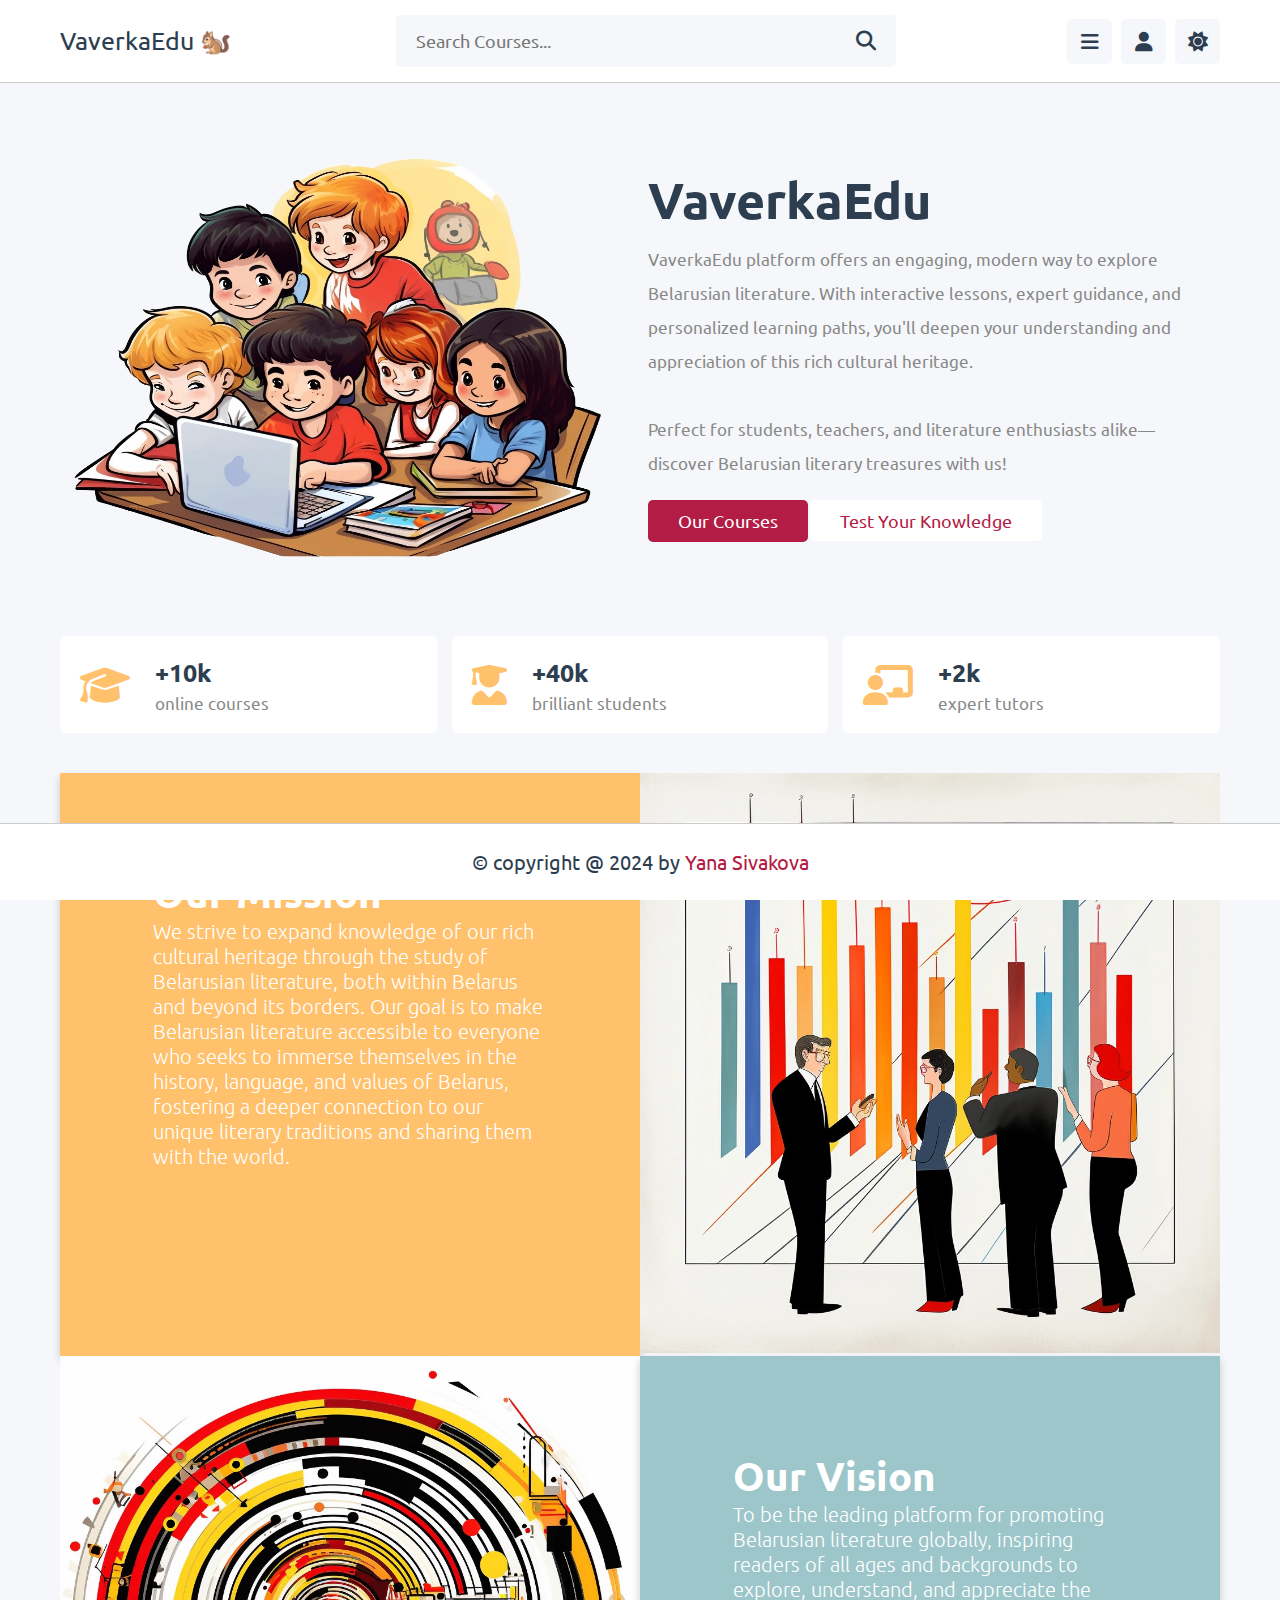
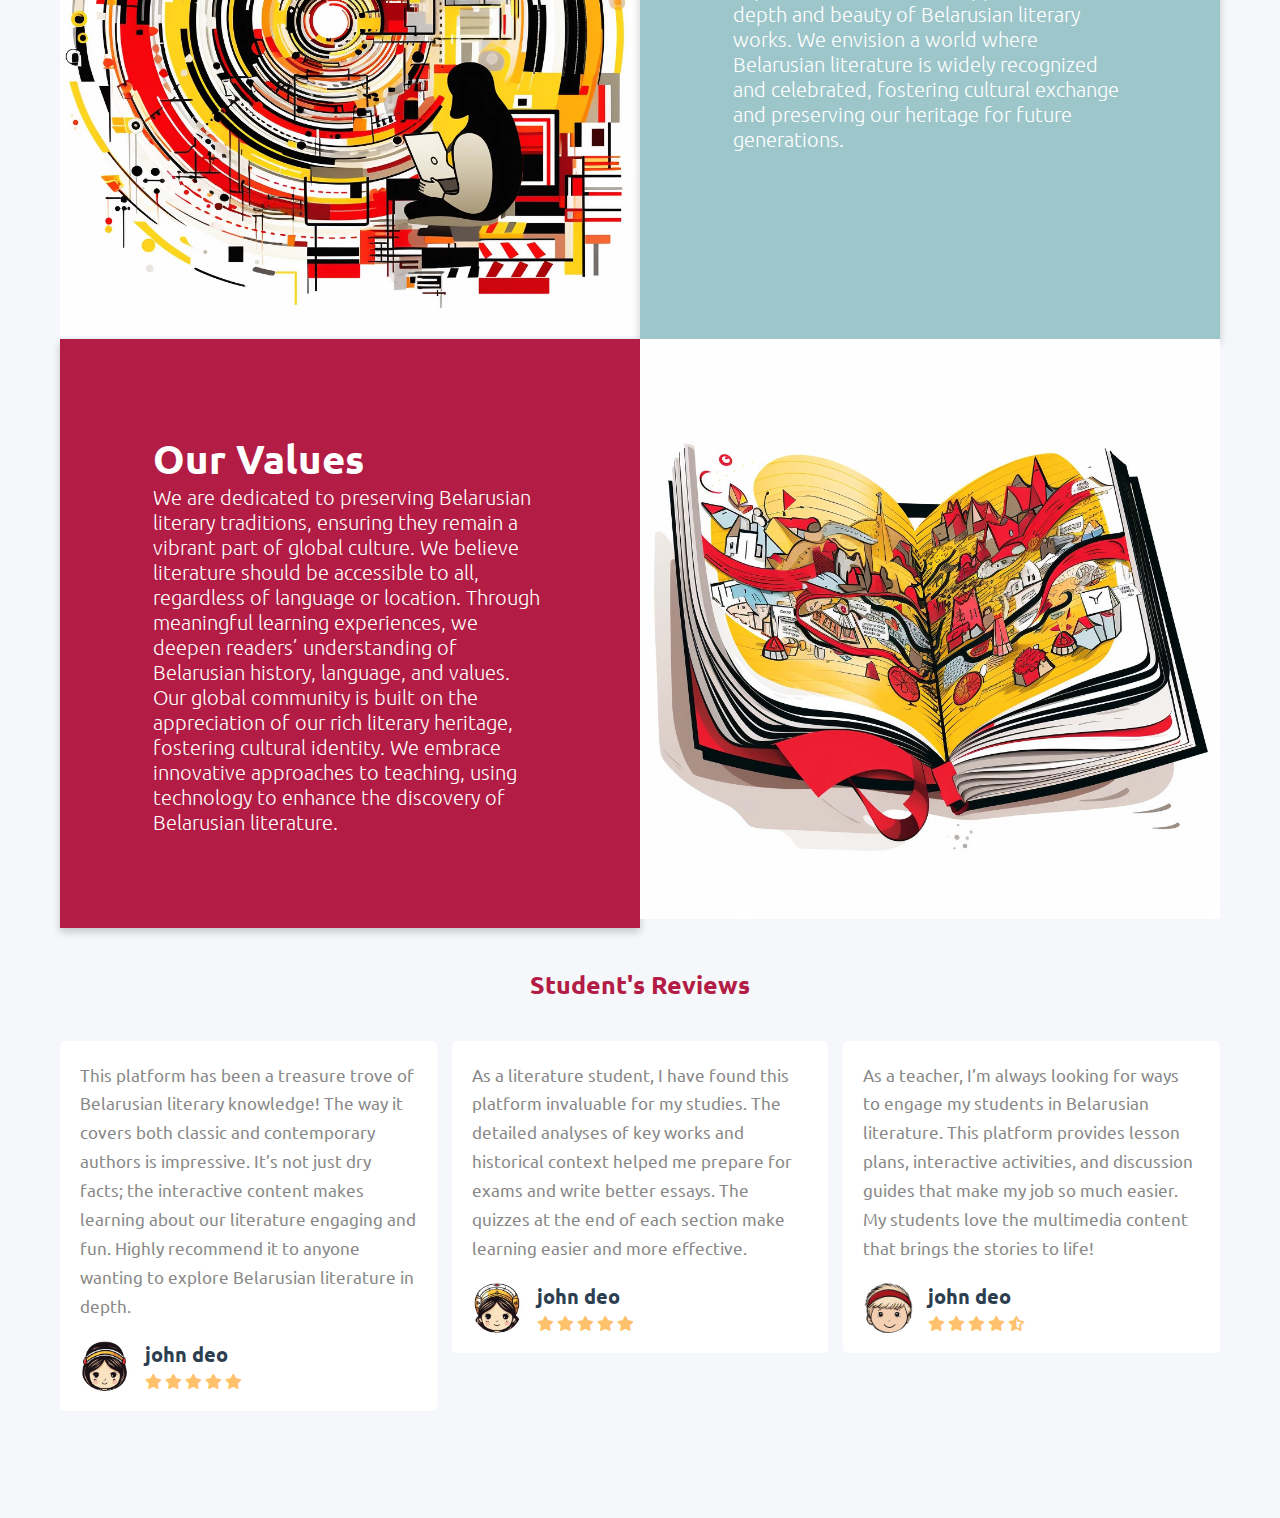
<file: index.html>
<!DOCTYPE html>
<html lang="en">
<head>
   <meta charset="UTF-8">
   <meta http-equiv="X-UA-Compatible" content="IE=edge">
   <meta name="viewport" content="width=device-width, initial-scale=1.0">
   <title>About Us</title>

   <!-- font awesome cdn link  -->
   <link rel="stylesheet" href="https://cdnjs.cloudflare.com/ajax/libs/font-awesome/6.1.2/css/all.min.css">

   <!-- custom css file link  -->
   <link rel="stylesheet" href="css/style.css">

</head>
<body>

<header class="header">
   
   <section class="flex">

      <a href="index.html" class="logo">VaverkaEdu 🐿️</a>

      <form action="search.html" method="post" class="search-form">
         <input type="text" name="search_box" required placeholder="Search Courses..." maxlength="100">
         <button type="submit" class="fas fa-search"></button>
      </form>

      <div class="icons">
         <div id="menu-btn" class="fas fa-bars"></div>
         <div id="search-btn" class="fas fa-search"></div>
         <div id="user-btn" class="fas fa-user"></div>
         <div id="toggle-btn" class="fas fa-sun"></div>
      </div>

      <div class="profile">
         <img src="images/pic-2.jpg" class="image" alt="">
         <h3 class="name">Yana Sivakova</h3>
         <p class="role">student</p>
         <a href="profile.html" class="btn">view profile</a>
         <div class="flex-btn">
            <a href="login.html" class="option-btn">login</a>
            <a href="register.html" class="option-btn">register</a>
         </div>
      </div>

   </section>

</header>   


<div class="side-bar">

   <nav class="navbar">
      <div class="navbar-header">
         <a href="home.html" class="logo">VaverkaEdu 🐿️</a>
         <div id="close-btn">
            <i class="fas fa-times"></i>
         </div>
      </div>
      <a href="home.html"><i class="fas fa-home"></i><span>home</span></a>
      <a href="index.html"><i class="fas fa-question"></i><span>about</span></a>
      <a href="courses.html"><i class="fas fa-graduation-cap"></i><span>courses</span></a>
      <a href="teachers.html"><i class="fas fa-chalkboard-user"></i><span>teachers</span></a>
      <a href="contact.html"><i class="fas fa-headset"></i><span>contact us</span></a>
   </nav>

</div>


<section class="about">

   <div class="row">

      <div class="image">
         <img src="images/children.png" alt="">
      </div>

      <div class="content">
         <h3>VaverkaEdu</h3>
         <p>VaverkaEdu platform offers an engaging, modern way to explore Belarusian literature. With interactive lessons, expert guidance, and personalized learning paths, you'll deepen your understanding and appreciation of this rich cultural heritage.<br><br> Perfect for students, teachers, and literature enthusiasts alike—discover Belarusian literary treasures with us!</p>
         <a href="courses.html" class="inline-btn">our courses</a>
         <a href="quiz.html" class="test-btn">Test Your Knowledge</a>
      </div>

   </div>

   <div class="box-container">

      <div class="box">
         <i class="fas fa-graduation-cap"></i>
         <div>
            <h3>+10k</h3>
            <p>online courses</p>
         </div>
      </div>

      <div class="box">
         <i class="fas fa-user-graduate"></i>
         <div>
            <h3>+40k</h3>
            <p>brilliant students</p>
         </div>
      </div>

      <div class="box">
         <i class="fas fa-chalkboard-user"></i>
         <div>
            <h3>+2k</h3>
            <p>expert tutors</p>
         </div>
      </div>

      

   </div>

</section>

<section class="values">
   <div class="row"> 
      <div class="card">
         <h1> Our Mission</h1>
         <h2> We strive to expand knowledge of our rich cultural heritage through the study of Belarusian literature, both within Belarus and beyond its borders. Our goal is to make Belarusian literature accessible to everyone who seeks to immerse themselves in the history, language, and values of Belarus, fostering a deeper connection to our unique literary traditions and sharing them with the world.</h2>
      </div>
      <div class="card-pic">
         <img src="images/mission.jpg">
      </div>
   </div>
   <div class="row"> 
      <div class="card-pic">
         <img src="images/vision.jpg">
      </div>
      <div class="card" style="background-color:#9dc6ca">
         <h1> Our Vision</h1>
         <h2> To be the leading platform for promoting Belarusian literature globally, inspiring readers of all ages and backgrounds to explore, understand, and appreciate the depth and beauty of Belarusian literary works. We envision a world where Belarusian literature is widely recognized and celebrated, fostering cultural exchange and preserving our heritage for future generations.</h2>
      </div>
   </div>
   <div class="row"> 
      <div class="card" style="background-color:#b31c45">
         <h1> Our Values</h1>
         <h2> We are dedicated to preserving Belarusian literary traditions, ensuring they remain a vibrant part of global culture. We believe literature should be accessible to all, regardless of language or location. Through meaningful learning experiences, we deepen readers’ understanding of Belarusian history, language, and values. Our global community is built on the appreciation of our rich literary heritage, fostering cultural identity. We embrace innovative approaches to teaching, using technology to enhance the discovery of Belarusian literature.</h2>
      </div>
      <div class="card-pic">
         <img src="images/values.jpg">
      </div>
   </div>

</section>

<section class="reviews">

   <h1 class="heading">student's reviews</h1>

   <div class="box-container">

      <div class="box">
         <p>This platform has been a treasure trove of Belarusian literary knowledge! The way it covers both classic and contemporary authors is impressive. It’s not just dry facts; the interactive content makes learning about our literature engaging and fun. Highly recommend it to anyone wanting to explore Belarusian literature in depth.</p>
         <div class="student">
            <img src="images/pic-2.jpg" alt="">
            <div>
               <h3>john deo</h3>
               <div class="stars">
                  <i class="fas fa-star"></i>
                  <i class="fas fa-star"></i>
                  <i class="fas fa-star"></i>
                  <i class="fas fa-star"></i>
                  <i class="fas fa-star"></i>
               </div>
            </div>
         </div>
      </div>

      <div class="box">
         <p>As a literature student, I have found this platform invaluable for my studies. The detailed analyses of key works and historical context helped me prepare for exams and write better essays. The quizzes at the end of each section make learning easier and more effective.</p>
         <div class="student">
               <img src="images/pic-3.jpg" alt="">
               <div>
                  <h3>john deo</h3>
                  <div class="stars">
                     <i class="fas fa-star"></i>
                     <i class="fas fa-star"></i>
                     <i class="fas fa-star"></i>
                     <i class="fas fa-star"></i>
                     <i class="fas fa-star"></i>
                  </div>
               </div>
            </div>
      </div>

      <div class="box">
         <p>As a teacher, I’m always looking for ways to engage my students in Belarusian literature. This platform provides lesson plans, interactive activities, and discussion guides that make my job so much easier. My students love the multimedia content that brings the stories to life!</p>
         <div class="student">
            <img src="images/pic-4.jpg" alt="">
            <div>
               <h3>john deo</h3>
               <div class="stars">
                  <i class="fas fa-star"></i>
                  <i class="fas fa-star"></i>
                  <i class="fas fa-star"></i>
                  <i class="fas fa-star"></i>
                  <i class="fas fa-star-half-alt"></i>
               </div>
            </div>
         </div>
      </div> 

   </div>

</section>



<footer class="footer">

   &copy; copyright @ 2024 by <span>Yana Sivakova</span> 

</footer>

<!-- custom js file link  -->
<script src="js/script.js"></script>

   
</body>
</html>
</file>
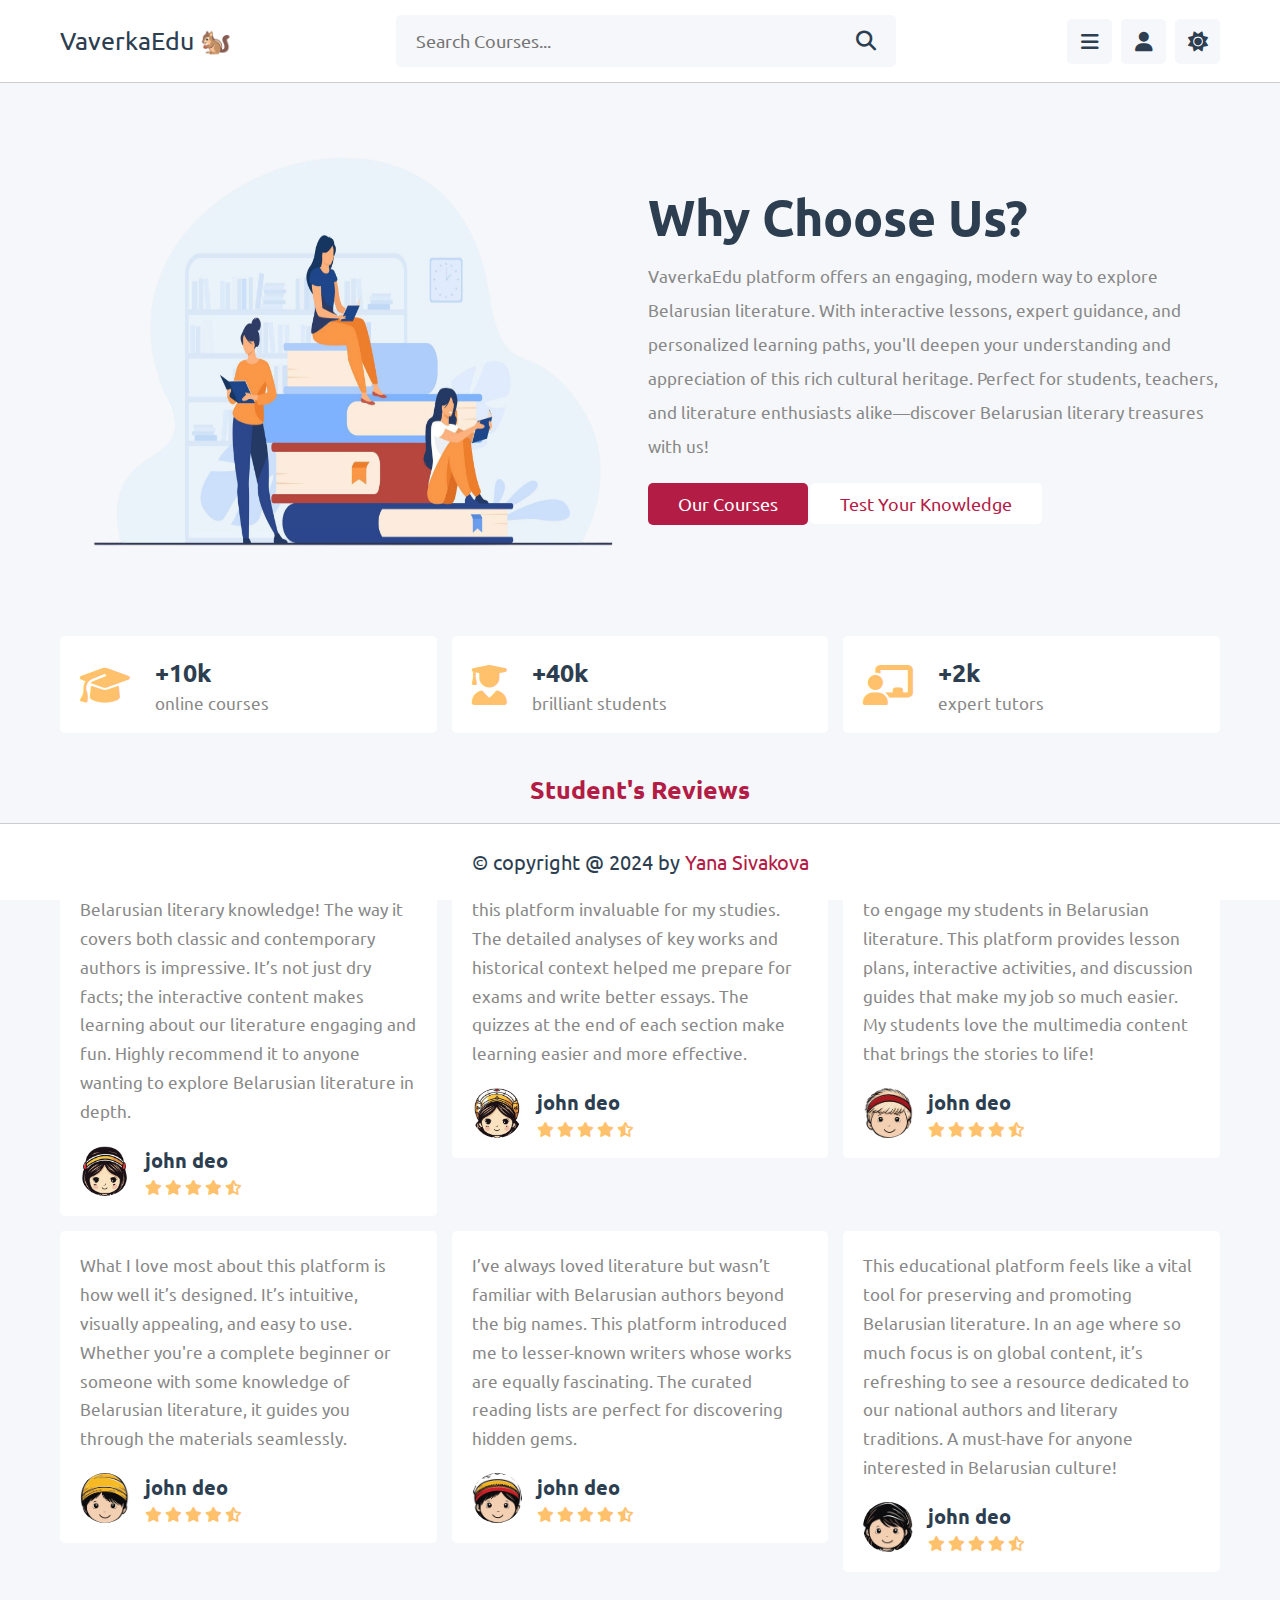
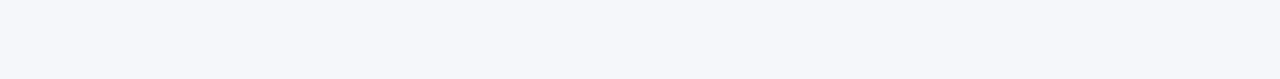
<file: about.html>
<!DOCTYPE html>
<html lang="en">
<head>
   <meta charset="UTF-8">
   <meta http-equiv="X-UA-Compatible" content="IE=edge">
   <meta name="viewport" content="width=device-width, initial-scale=1.0">
   <title>About Us</title>

   <!-- font awesome cdn link  -->
   <link rel="stylesheet" href="https://cdnjs.cloudflare.com/ajax/libs/font-awesome/6.1.2/css/all.min.css">

   <!-- custom css file link  -->
   <link rel="stylesheet" href="css/style.css">

</head>
<body>

<header class="header">
   
   <section class="flex">

      <a href="home.html" class="logo">VaverkaEdu 🐿️</a>

      <form action="search.html" method="post" class="search-form">
         <input type="text" name="search_box" required placeholder="Search Courses..." maxlength="100">
         <button type="submit" class="fas fa-search"></button>
      </form>

      <div class="icons">
         <div id="menu-btn" class="fas fa-bars"></div>
         <div id="search-btn" class="fas fa-search"></div>
         <div id="user-btn" class="fas fa-user"></div>
         <div id="toggle-btn" class="fas fa-sun"></div>
      </div>

      <div class="profile">
         <img src="images/pic-2.jpg" class="image" alt="">
         <h3 class="name">Yana Sivakova</h3>
         <p class="role">student</p>
         <a href="profile.html" class="btn">view profile</a>
         <div class="flex-btn">
            <a href="login.html" class="option-btn">login</a>
            <a href="register.html" class="option-btn">register</a>
         </div>
      </div>

   </section>

</header>   


<div class="side-bar">

   <nav class="navbar">
      <div class="navbar-header">
         <a href="home.html" class="logo">VaverkaEdu 🐿️</a>
         <div id="close-btn">
            <i class="fas fa-times"></i>
         </div>
      </div>
      <a href="home.html"><i class="fas fa-home"></i><span>home</span></a>
      <a href="about.html"><i class="fas fa-question"></i><span>about</span></a>
      <a href="courses.html"><i class="fas fa-graduation-cap"></i><span>courses</span></a>
      <a href="teachers.html"><i class="fas fa-chalkboard-user"></i><span>teachers</span></a>
      <a href="contact.html"><i class="fas fa-headset"></i><span>contact us</span></a>
   </nav>

</div>


<section class="about">

   <div class="row">

      <div class="image">
         <img src="images/about.png" alt="">
      </div>

      <div class="content">
         <h3>why choose us?</h3>
         <p>VaverkaEdu platform offers an engaging, modern way to explore Belarusian literature. With interactive lessons, expert guidance, and personalized learning paths, you'll deepen your understanding and appreciation of this rich cultural heritage. Perfect for students, teachers, and literature enthusiasts alike—discover Belarusian literary treasures with us!</p>
         <a href="courses.html" class="inline-btn">our courses</a>
         <a href="quiz.html" class="test-btn">Test Your Knowledge</a>
      </div>

   </div>

   <div class="box-container">

      <div class="box">
         <i class="fas fa-graduation-cap"></i>
         <div>
            <h3>+10k</h3>
            <p>online courses</p>
         </div>
      </div>

      <div class="box">
         <i class="fas fa-user-graduate"></i>
         <div>
            <h3>+40k</h3>
            <p>brilliant students</p>
         </div>
      </div>

      <div class="box">
         <i class="fas fa-chalkboard-user"></i>
         <div>
            <h3>+2k</h3>
            <p>expert tutors</p>
         </div>
      </div>

      

   </div>

</section> 

<section class="reviews">

   <h1 class="heading">student's reviews</h1>

   <div class="box-container">

      <div class="box">
         <p>This platform has been a treasure trove of Belarusian literary knowledge! The way it covers both classic and contemporary authors is impressive. It’s not just dry facts; the interactive content makes learning about our literature engaging and fun. Highly recommend it to anyone wanting to explore Belarusian literature in depth.</p>
         <div class="student">
            <img src="images/pic-2.jpg" alt="">
            <div>
               <h3>john deo</h3>
               <div class="stars">
                  <i class="fas fa-star"></i>
                  <i class="fas fa-star"></i>
                  <i class="fas fa-star"></i>
                  <i class="fas fa-star"></i>
                  <i class="fas fa-star-half-alt"></i>
               </div>
            </div>
         </div>
      </div>

      <div class="box">
      <p>As a literature student, I have ve found this platform invaluable for my studies. The detailed analyses of key works and historical context helped me prepare for exams and write better essays. The quizzes at the end of each section make learning easier and more effective.</p>
      <div class="student">
            <img src="images/pic-3.jpg" alt="">
            <div>
               <h3>john deo</h3>
               <div class="stars">
                  <i class="fas fa-star"></i>
                  <i class="fas fa-star"></i>
                  <i class="fas fa-star"></i>
                  <i class="fas fa-star"></i>
                  <i class="fas fa-star-half-alt"></i>
               </div>
            </div>
         </div>
      </div>

      <div class="box">
      <p>As a teacher, I’m always looking for ways to engage my students in Belarusian literature. This platform provides lesson plans, interactive activities, and discussion guides that make my job so much easier. My students love the multimedia content that brings the stories to life!</p>
         <div class="student">
            <img src="images/pic-4.jpg" alt="">
            <div>
               <h3>john deo</h3>
               <div class="stars">
                  <i class="fas fa-star"></i>
                  <i class="fas fa-star"></i>
                  <i class="fas fa-star"></i>
                  <i class="fas fa-star"></i>
                  <i class="fas fa-star-half-alt"></i>
               </div>
            </div>
         </div>
      </div>

      <div class="box">
      <p>What I love most about this platform is how well it’s designed. It’s intuitive, visually appealing, and easy to use. Whether you're a complete beginner or someone with some knowledge of Belarusian literature, it guides you through the materials seamlessly.</p>
         <div class="student">
            <img src="images/pic-5.jpg" alt="">
            <div>
               <h3>john deo</h3>
               <div class="stars">
                  <i class="fas fa-star"></i>
                  <i class="fas fa-star"></i>
                  <i class="fas fa-star"></i>
                  <i class="fas fa-star"></i>
                  <i class="fas fa-star-half-alt"></i>
               </div>
            </div>
         </div>
      </div>

      <div class="box">
         <p>I’ve always loved literature but wasn’t familiar with Belarusian authors beyond the big names. This platform introduced me to lesser-known writers whose works are equally fascinating. The curated reading lists are perfect for discovering hidden gems.</p>        
         <div class="student">
            <img src="images/pic-6.jpg" alt="">
            <div>
               <h3>john deo</h3>
               <div class="stars">
                  <i class="fas fa-star"></i>
                  <i class="fas fa-star"></i>
                  <i class="fas fa-star"></i>
                  <i class="fas fa-star"></i>
                  <i class="fas fa-star-half-alt"></i>
               </div>
            </div>
         </div>
      </div>

      <div class="box">
         <p>This educational platform feels like a vital tool for preserving and promoting Belarusian literature. In an age where so much focus is on global content, it’s refreshing to see a resource dedicated to our national authors and literary traditions. A must-have for anyone interested in Belarusian culture! </p>
         <div class="student">
            <img src="images/pic-7.jpg" alt="">
            <div>
               <h3>john deo</h3>
               <div class="stars">
                  <i class="fas fa-star"></i>
                  <i class="fas fa-star"></i>
                  <i class="fas fa-star"></i>
                  <i class="fas fa-star"></i>
                  <i class="fas fa-star-half-alt"></i>
               </div>
            </div>
         </div>
      </div>

   </div>

</section>



<footer class="footer">

   &copy; copyright @ 2024 by <span>Yana Sivakova</span> 

</footer>

<!-- custom js file link  -->
<script src="js/script.js"></script>

   
</body>
</html>
</file>
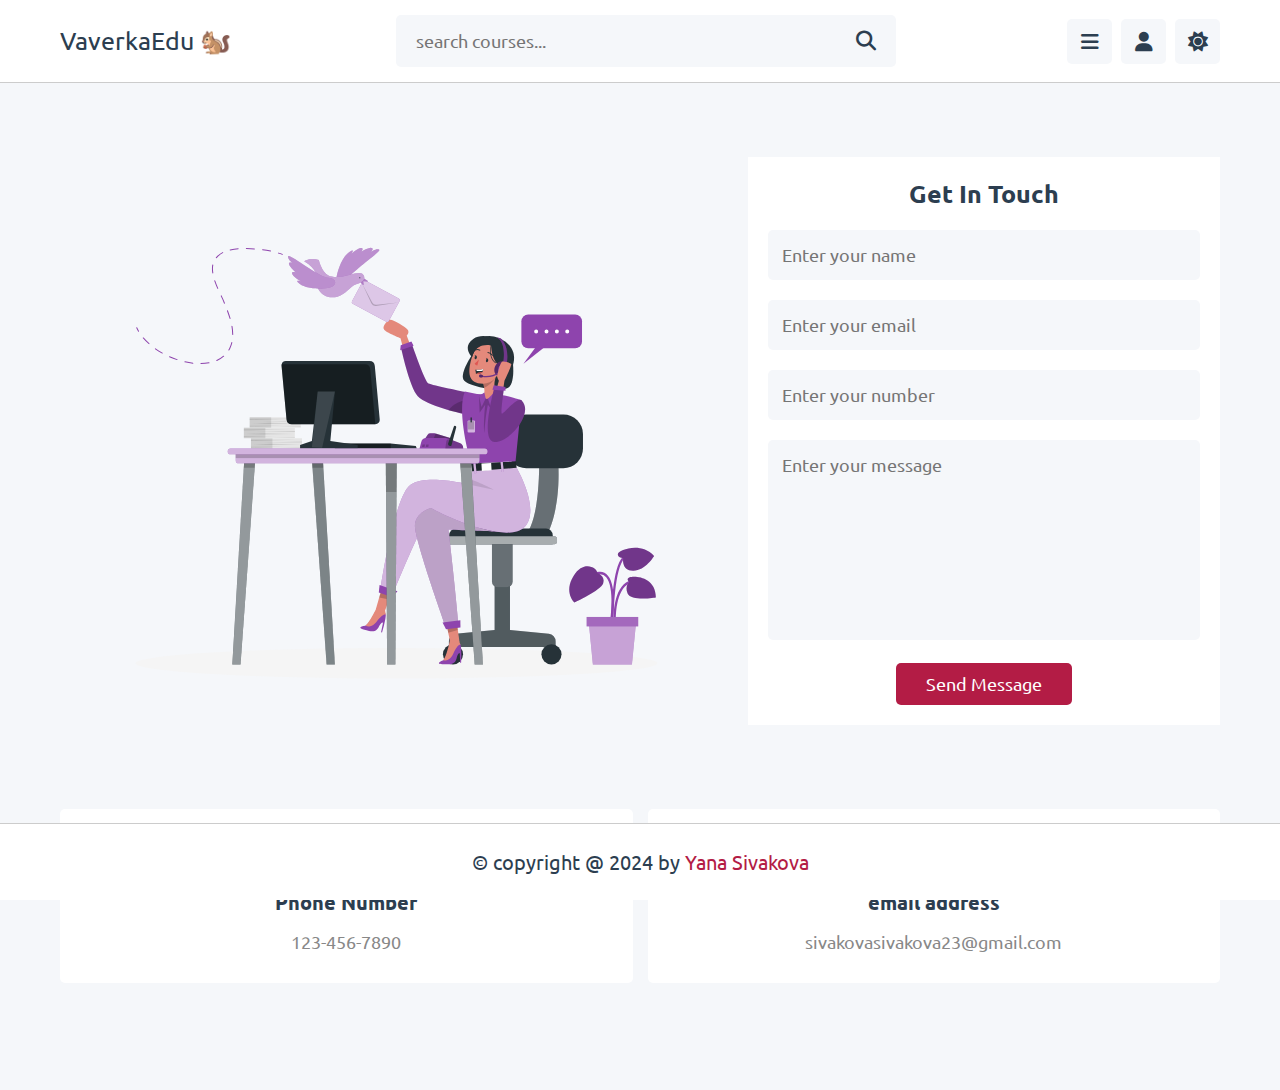
<file: contact.html>
<!DOCTYPE html>
<html lang="en">
<head>
   <meta charset="UTF-8">
   <meta http-equiv="X-UA-Compatible" content="IE=edge">
   <meta name="viewport" content="width=device-width, initial-scale=1.0">
   <title>contact us</title>

   <!-- font awesome cdn link  -->
   <link rel="stylesheet" href="https://cdnjs.cloudflare.com/ajax/libs/font-awesome/6.1.2/css/all.min.css">

   <!-- custom css file link  -->
   <link rel="stylesheet" href="css/style.css">

</head>
<body>

<header class="header">
   
   <section class="flex">

      <a href="index.html" class="logo">VaverkaEdu 🐿️</a>

      <form action="search.html" method="post" class="search-form">
         <input type="text" name="search_box" required placeholder="search courses..." maxlength="100">
         <button type="submit" class="fas fa-search"></button>
      </form>

      <div class="icons">
         <div id="menu-btn" class="fas fa-bars"></div>
         <div id="search-btn" class="fas fa-search"></div>
         <div id="user-btn" class="fas fa-user"></div>
         <div id="toggle-btn" class="fas fa-sun"></div>
      </div>

      <div class="profile">
         <img src="images/pic-2.jpg" class="image" alt="">
         <h3 class="name">Yana Sivakova</h3>
         <p class="role">student</p>
         <a href="profile.html" class="btn">view profile</a>
         <div class="flex-btn">
            <a href="login.html" class="option-btn">login</a>
            <a href="register.html" class="option-btn">register</a>
         </div>
      </div>

   </section>

</header>   

<div class="side-bar">

   <div id="close-btn">
      <i class="fas fa-times"></i>
   </div>

   <div class="profile">
      <img src="images/pic-2.jpg" class="image" alt="">
      <h3 class="name">Yana Sivakova</h3>
      <p class="role">student</p>
      <a href="profile.html" class="btn">view profile</a>
   </div>

   <nav class="navbar">
      <a href="home.html"><i class="fas fa-home"></i><span>home</span></a>
      <a href="index.html"><i class="fas fa-question"></i><span>about</span></a>
      <a href="courses.html"><i class="fas fa-graduation-cap"></i><span>courses</span></a>
      <a href="teachers.html"><i class="fas fa-chalkboard-user"></i><span>teachers</span></a>
      <a href="contact.html"><i class="fas fa-headset"></i><span>contact us</span></a>
   </nav>

</div>

<section class="contact">

   <div class="row">

      <div class="image">
         <img src="images/contact-img.svg" alt="">
      </div>

      <form action="" method="post">
         <h3>get in touch</h3>
         <input type="text" placeholder="Enter your name" name="name" required maxlength="50" class="box">
         <input type="email" placeholder="Enter your email" name="email" required maxlength="50" class="box">
         <input type="tel" placeholder="Enter your number" name="number" required maxlength="50" class="box"> 
         <!-- <label for="phone">Enter your phone number:</label>
         <input type="tel" id="phone" class ="box" name="phone" pattern="[0-9]{3}-[0-9]{2}-[0-9]{3}"> -->
         <textarea name="msg" class="box" placeholder="Enter your message" required maxlength="1000" cols="30" rows="10"></textarea>
         <input type="submit" value="send message" class="inline-btn" name="submit">
      </form>

   </div>

   <div class="box-container">

      <div class="box">
         <i class="fas fa-phone"></i>
         <h3>Phone Number</h3>
         <a href="tel:1234567890">123-456-7890</a>
      </div>
      
      <div class="box">
         <i class="fas fa-envelope"></i>
         <h3>email address</h3>
         <a href="mailto:sivakovasivakova23@gmail.com">sivakovasivakova23@gmail.com</a>

      </div>

   </div>

</section>














<footer class="footer">

   &copy; copyright @ 2024 by <span>Yana Sivakova</span> 

</footer>

<!-- custom js file link  -->
<script src="js/script.js"></script>

   
</body>
</html>
</file>
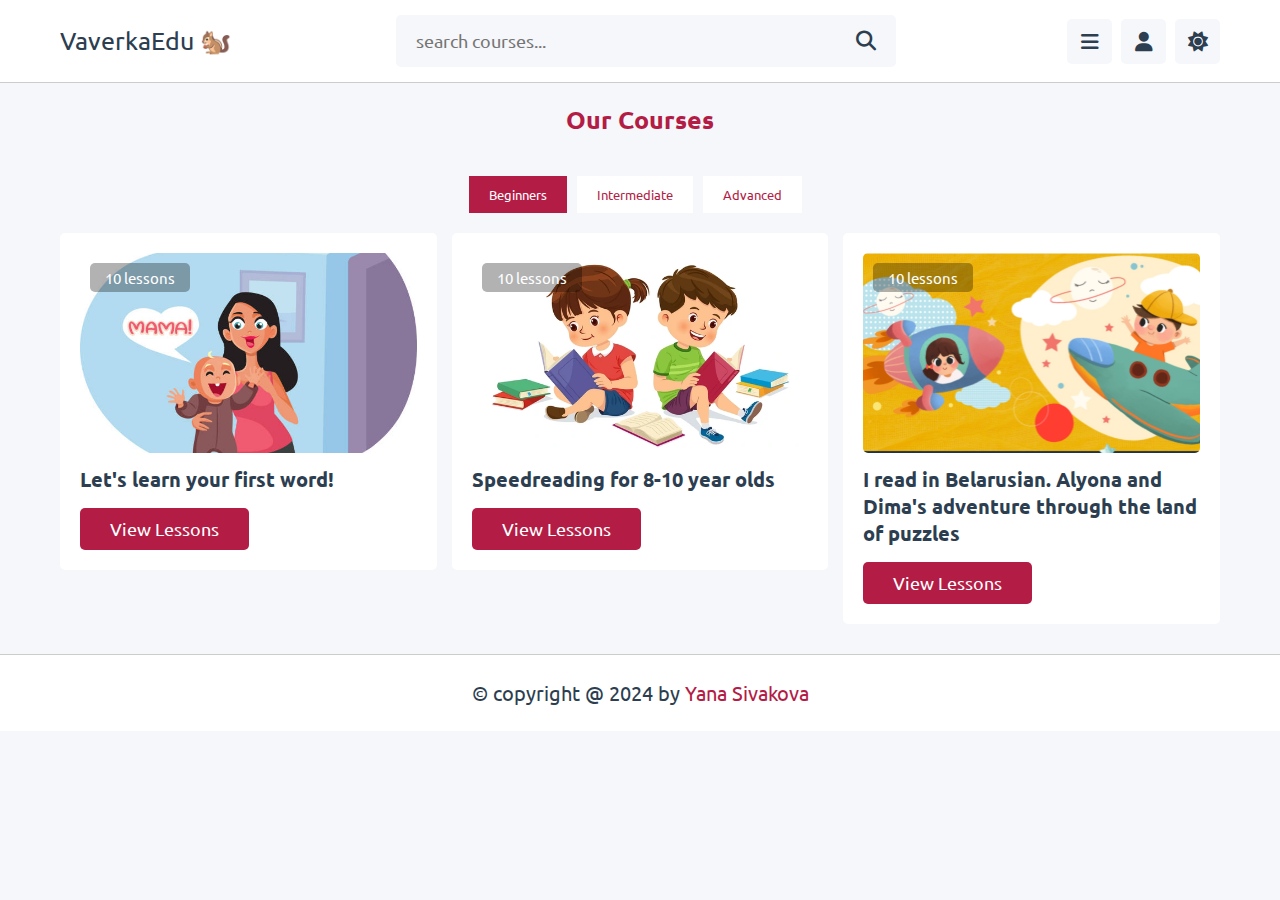
<file: courses.html>
<!DOCTYPE html>
<html lang="en">
<head>
   <meta charset="UTF-8">
   <meta http-equiv="X-UA-Compatible" content="IE=edge">
   <meta name="viewport" content="width=device-width, initial-scale=1.0">
   <title>courses</title>

   <!-- font awesome cdn link  -->
   <link rel="stylesheet" href="https://cdnjs.cloudflare.com/ajax/libs/font-awesome/6.1.2/css/all.min.css">

   <!-- custom css file link  -->
   <link rel="stylesheet" href="css/style.css">

</head>
<body>

<header class="header">
   
   <section class="flex">

      <a href="index.html" class="logo">VaverkaEdu 🐿️</a>

      <form action="search.html" method="post" class="search-form">
         <input type="text" name="search_box" required placeholder="search courses..." maxlength="100">
         <button type="submit" class="fas fa-search"></button>
      </form>

      <div class="icons">
         <div id="menu-btn" class="fas fa-bars"></div>
         <div id="search-btn" class="fas fa-search"></div>
         <div id="user-btn" class="fas fa-user"></div>
         <div id="toggle-btn" class="fas fa-sun"></div>
      </div>

      <div class="profile">
         <img src="images/pic-2.jpg" class="image" alt="">
         <h3 class="name">Yana Sivakova</h3>
         <p class="role">student</p>
         <a href="profile.html" class="btn">view profile</a>
         <div class="flex-btn">
            <a href="login.html" class="option-btn">login</a>
            <a href="register.html" class="option-btn">register</a>
         </div>
      </div>

   </section>

</header>   

<div class="side-bar">

   <div id="close-btn">
      <i class="fas fa-times"></i>
   </div>

   <div class="profile">
      <img src="images/pic-2.jpg" class="image" alt="">
      <h3 class="name">Yana Sivakova</h3>
      <p class="role">student</p>
      <a href="profile.html" class="btn">view profile</a>
   </div>

   <nav class="navbar">
      <a href="home.html"><i class="fas fa-home"></i><span>home</span></a>
      <a href="index.html"><i class="fas fa-question"></i><span>about</span></a>
      <a href="courses.html"><i class="fas fa-graduation-cap"></i><span>courses</span></a>
      <a href="teachers.html"><i class="fas fa-chalkboard-user"></i><span>teachers</span></a>
      <a href="contact.html"><i class="fas fa-headset"></i><span>contact us</span></a>
   </nav>

</div>

<section class="courses">

   <h1 class="heading">our courses</h1>
   <div class="tabs">
      <button class="tablink active" onclick="openContent(event, 'box-container-beg')">Beginners</button>
      <button class="tablink" onclick="openContent(event, 'box-container-int')">Intermediate</button>
      <button class="tablink" onclick="openContent(event, 'box-container-adv')">Advanced</button>
   </div>

   <!-- Beginners courses -->
   <div id="box-container-beg" class="box-container">
      <div class="box">
         <div class="thumb">
            <img src="images/firstword.jpg" alt="">
            <span>10 lessons</span>
         </div>
         <h3 class="title">Let's learn your first word!</h3>
         <a href="playlist.html" class="inline-btn">view lessons</a>
      </div>
      <div class="box">
         <div class="thumb">
            <img src="images/dzeti.jpg" alt="">
            <span>10 lessons</span>
         </div>
         <h3 class="title">Speedreading for 8-10 year olds </h3>
         <a href="playlist_speedreading.html" class="inline-btn">view lessons</a>
      </div>
      <div class="box">
         <div class="thumb">
            <img src="images/kids.jpg" alt="">
            <span>10 lessons</span>
         </div>
         <h3 class="title">I read in Belarusian. Alyona and Dima's adventure through the land of puzzles</h3>
         <a href="playlist_alyonadima.html" class="inline-btn">view lessons</a>
      </div>
   </div>

   <!-- Intermediate courses -->
   <div id="box-container-int" class="box-container" style="display:none;">
      <div class="box">
         <div class="thumb">
            <img src="images/belarus.jpg" alt="">
            <span>10 lessons</span>
         </div>
         <h3 class="title">Socioeconomic Geography</h3>
         <a href="playlist_socio.html" class="inline-btn">view lessons</a>
      </div>
      <div class="box">
         <div class="thumb">
            <img src="images/women.jpg" alt="">
            <span>10 lessons</span>
         </div>
         <h3 class="title">Belarusian feminine history</h3>
         <a href="playlist_feminine.html" class="inline-btn">view lessons</a>
      </div>
   </div>


   <!-- Advanced courses -->
   <div id="box-container-adv" class="box-container" style="display:none;">
      <div class="box">
         <div class="thumb">
            <img src="images/vkl.jpg" alt="">
            <span>10 lessons</span>
         </div>
         <h3 class="title">Foundation of the Grand Duchy of Lithuania</h3>
         <a href="playlist_grandduchy.html" class="inline-btn">view lessons</a>
      </div>
      <div class="box">
         <div class="thumb">
            <img src="images/zhakbyady.jpg" alt="">
            <span>10 lessons</span>
         </div>
         <h3 class="title">Learn how to read "Znak Byady" by Vasil Bykay</h3>
         <a href="playlist_znakbyady.html" class="inline-btn">view lessons</a>
      </div>
      <div class="box">
         <div class="thumb">
            <img src="images/belhistory.jpg" alt="">
            <span>10 lessons</span>
         </div>
         <h3 class="title">History of Belarus</h3>
         <a href="playlist_history.html" class="inline-btn">view lessons</a>
      </div>
   </div>

</section>














<footer class="footer">

   &copy; copyright @ 2024 by <span>Yana Sivakova</span> 

</footer>

<!-- custom js file link  -->
<script src="js/script.js"></script>

   
</body>
</html>
</file>
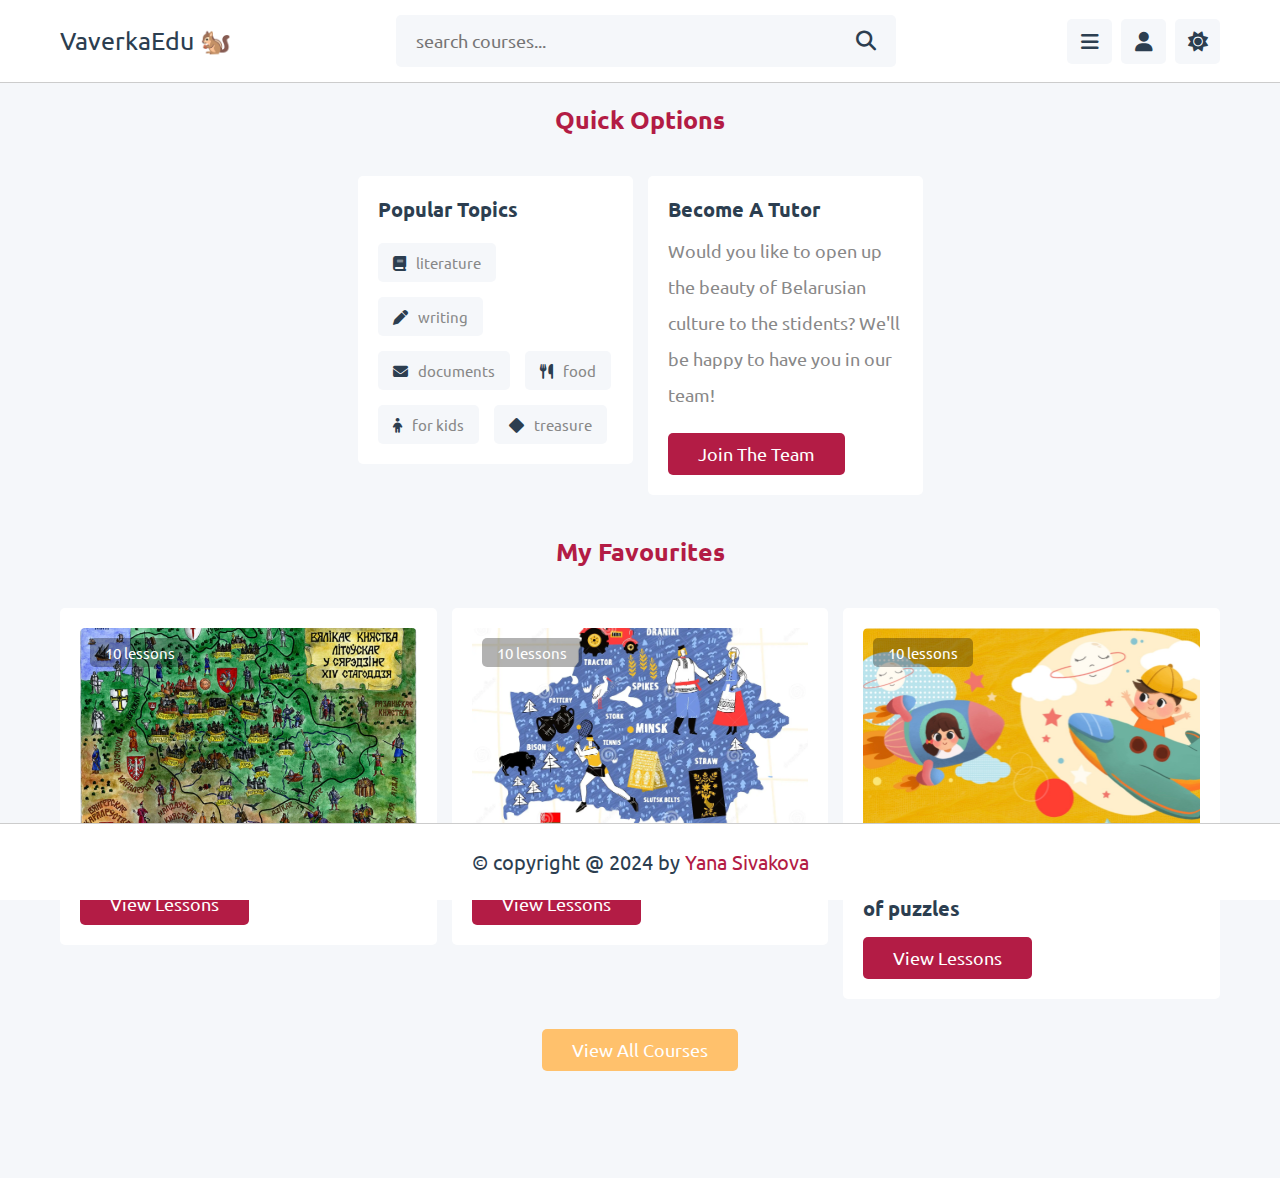
<file: home.html>
<!DOCTYPE html>
<html lang="en">
<head>
   <meta charset="UTF-8">
   <meta http-equiv="X-UA-Compatible" content="IE=edge">
   <meta name="viewport" content="width=device-width, initial-scale=1.0">
   <title>home</title>

   <!-- font awesome cdn link  -->
   <link rel="stylesheet" href="https://cdnjs.cloudflare.com/ajax/libs/font-awesome/6.1.2/css/all.min.css">

   <!-- custom css file link  -->
   <link rel="stylesheet" href="css/style.css">

</head>
<body>

<header class="header">
   
   <section class="flex">

      <a href="home.html" class="logo">VaverkaEdu 🐿️</a>

      <form action="search.html" method="post" class="search-form">
         <input type="text" name="search_box" required placeholder="search courses..." maxlength="100">
         <button type="submit" class="fas fa-search"></button>
      </form>

      <div class="icons">
         <div id="menu-btn" class="fas fa-bars"></div>
         <div id="search-btn" class="fas fa-search"></div>
         <div id="user-btn" class="fas fa-user"></div>
         <div id="toggle-btn" class="fas fa-sun"></div>
      </div>

      <div class="profile">
         <img src="images/pic-2.jpg" class="image" alt="">
         <h3 class="name">Yana Sivakova</h3>
         <p class="role">student</p>
         <a href="profile.html" class="btn">view profile</a>
         <div class="flex-btn">
            <a href="login.html" class="option-btn">login</a>
            <a href="register.html" class="option-btn">register</a>
         </div>
      </div>

   </section>

</header>   

<div class="side-bar">

   <div id="close-btn">
      <i class="fas fa-times"></i>
   </div>

   <div class="profile">
      <img src="images/pic-2.jpg" class="image" alt="">
      <h3 class="name">Yana Sivakova</h3>
      <p class="role">student</p>
      <a href="profile.html" class="btn">view profile</a>
   </div>

   <nav class="navbar">
      <a href="home.html"><i class="fas fa-home"></i><span>home</span></a>
      <a href="index.html"><i class="fas fa-question"></i><span>about</span></a>
      <a href="courses.html"><i class="fas fa-graduation-cap"></i><span>courses</span></a>
      <a href="teachers.html"><i class="fas fa-chalkboard-user"></i><span>teachers</span></a>
      <a href="contact.html"><i class="fas fa-headset"></i><span>contact us</span></a>
   </nav>

</div>

<section class="home-grid">

   <h1 class="heading">quick options</h1>

   <div class="box-container">

      <div class="box">
         <h3 class="title">popular topics</h3>
         <div class="flex">
            <a href="#"><i class="fas fa-book"></i><span>literature</span></a>
            <a href="#"><i class="fas fa-pen"></i><span>writing</span></a>
            <a href="#"><i class="fas fa-envelope"></i><span>documents</span></a>
            <a href="#"><i class="fas fa-cutlery"></i><span>food</span></a>
            <a href="#"><i class="fas fa-child"></i><span>for kids</span></a>
            <a href="#"><i class="fas fa-diamond"></i><span>treasure</span></a>
         </div>
      </div>

      <div class="box">
         <h3 class="title">become a tutor</h3>
         <p class="tutor">Would you like to open up the beauty of Belarusian culture to the stidents? We'll be happy to have you in our team!</p>
         <a href="teachers.html" class="inline-btn">join the team</a>
      </div>

   </div>

</section>



<section class="courses">

   <h1 class="heading">My Favourites</h1>

   <div class="box-container">

      <div class="box">
         <div class="thumb">
            <img src="images/belhistory.jpg" alt="">
            <span>10 lessons</span>
         </div>
         <h3 class="title">History of Belarus</h3>
         <a href="playlist.html" class="inline-btn">view lessons</a>
      </div>

      <div class="box">
         <div class="thumb">
            <img src="images/belarus.jpg" alt="">
            <span>10 lessons</span>
         </div>
         <h3 class="title">Socioeconomic Geography</h3>
         <a href="playlist.html" class="inline-btn">view lessons</a>
      </div>

      <div class="box">
         <div class="thumb">
            <img src="images/kids.jpg" alt="">
            <span>10 lessons</span>
         </div>
         <h3 class="title">I read in Belarusian. Alyona and Dima's adventure through the land of puzzles</h3>
         <a href="playlist.html" class="inline-btn">view lessons</a>
      </div>

   </div>

   <div class="more-btn">
      <a href="courses.html" class="inline-option-btn">view all courses</a>
   </div>

</section>















<footer class="footer">

   &copy; copyright @ 2024 by <span>Yana Sivakova</span> 

</footer>

<!-- custom js file link  -->
<script src="js/script.js"></script>

   
</body>
</html>
</file>
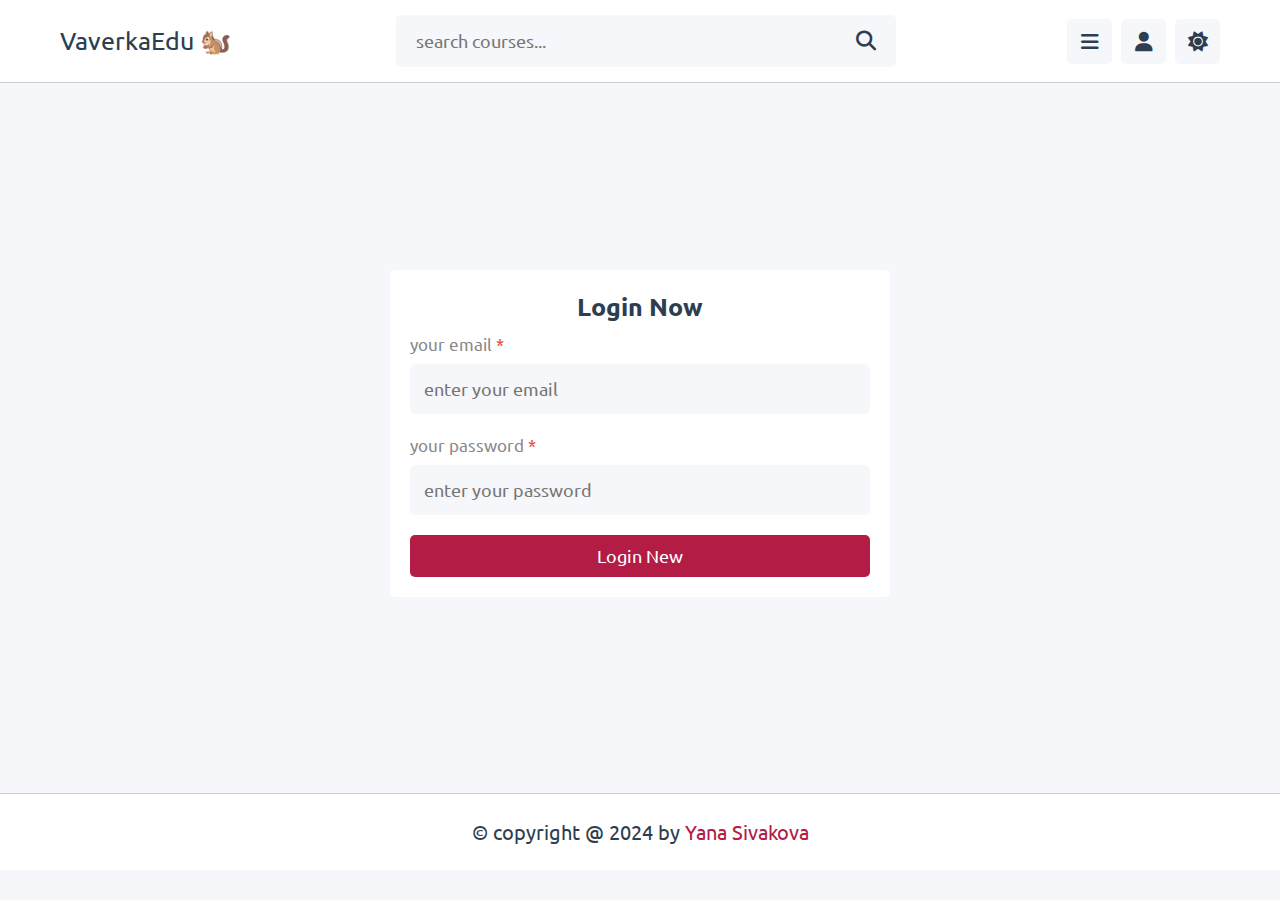
<file: login.html>
<!DOCTYPE html>
<html lang="en">
<head>
   <meta charset="UTF-8">
   <meta http-equiv="X-UA-Compatible" content="IE=edge">
   <meta name="viewport" content="width=device-width, initial-scale=1.0">
   <title>login</title>

   <!-- font awesome cdn link  -->
   <link rel="stylesheet" href="https://cdnjs.cloudflare.com/ajax/libs/font-awesome/6.1.2/css/all.min.css">

   <!-- custom css file link  -->
   <link rel="stylesheet" href="css/style.css">

</head>
<body>

<header class="header">
   
   <section class="flex">

      <a href="index.html" class="logo">VaverkaEdu 🐿️</a>

      <form action="search.html" method="post" class="search-form">
         <input type="text" name="search_box" required placeholder="search courses..." maxlength="100">
         <button type="submit" class="fas fa-search"></button>
      </form>

      <div class="icons">
         <div id="menu-btn" class="fas fa-bars"></div>
         <div id="search-btn" class="fas fa-search"></div>
         <div id="user-btn" class="fas fa-user"></div>
         <div id="toggle-btn" class="fas fa-sun"></div>
      </div>

      <div class="profile">
         <img src="images/pic-2.jpg" class="image" alt="">
         <h3 class="name">Yana Sivakova</h3>
         <p class="role">student</p>
         <a href="profile.html" class="btn">view profile</a>
         <div class="flex-btn">
            <a href="login.html" class="option-btn">login</a>
            <a href="register.html" class="option-btn">register</a>
         </div>
      </div>

   </section>

</header>   

<div class="side-bar">

   <div id="close-btn">
      <i class="fas fa-times"></i>
   </div>

   <div class="profile">
      <img src="images/pic-2.jpg" class="image" alt="">
      <h3 class="name">Yana Sivakova</h3>
      <p class="role">student</p>
      <a href="profile.html" class="btn">view profile</a>
   </div>

   <nav class="navbar">
      <a href="home.html"><i class="fas fa-home"></i><span>home</span></a>
      <a href="index.html"><i class="fas fa-question"></i><span>about</span></a>
      <a href="courses.html"><i class="fas fa-graduation-cap"></i><span>courses</span></a>
      <a href="teachers.html"><i class="fas fa-chalkboard-user"></i><span>teachers</span></a>
      <a href="contact.html"><i class="fas fa-headset"></i><span>contact us</span></a>
   </nav>

</div>

<section class="form-container">

   <form action="" method="post" enctype="multipart/form-data">
      <h3>login now</h3>
      <p>your email <span>*</span></p>
      <input type="email" name="email" placeholder="enter your email" required maxlength="50" class="box">
      <p>your password <span>*</span></p>
      <input type="password" name="pass" placeholder="enter your password" required maxlength="20" class="box">
      <input type="submit" value="login new" name="submit" class="btn">
   </form>

</section>















<footer class="footer">

   &copy; copyright @ 2024 by <span>Yana Sivakova</span> 

</footer>

<!-- custom js file link  -->
<script src="js/script.js"></script>

   
</body>
</html>
</file>
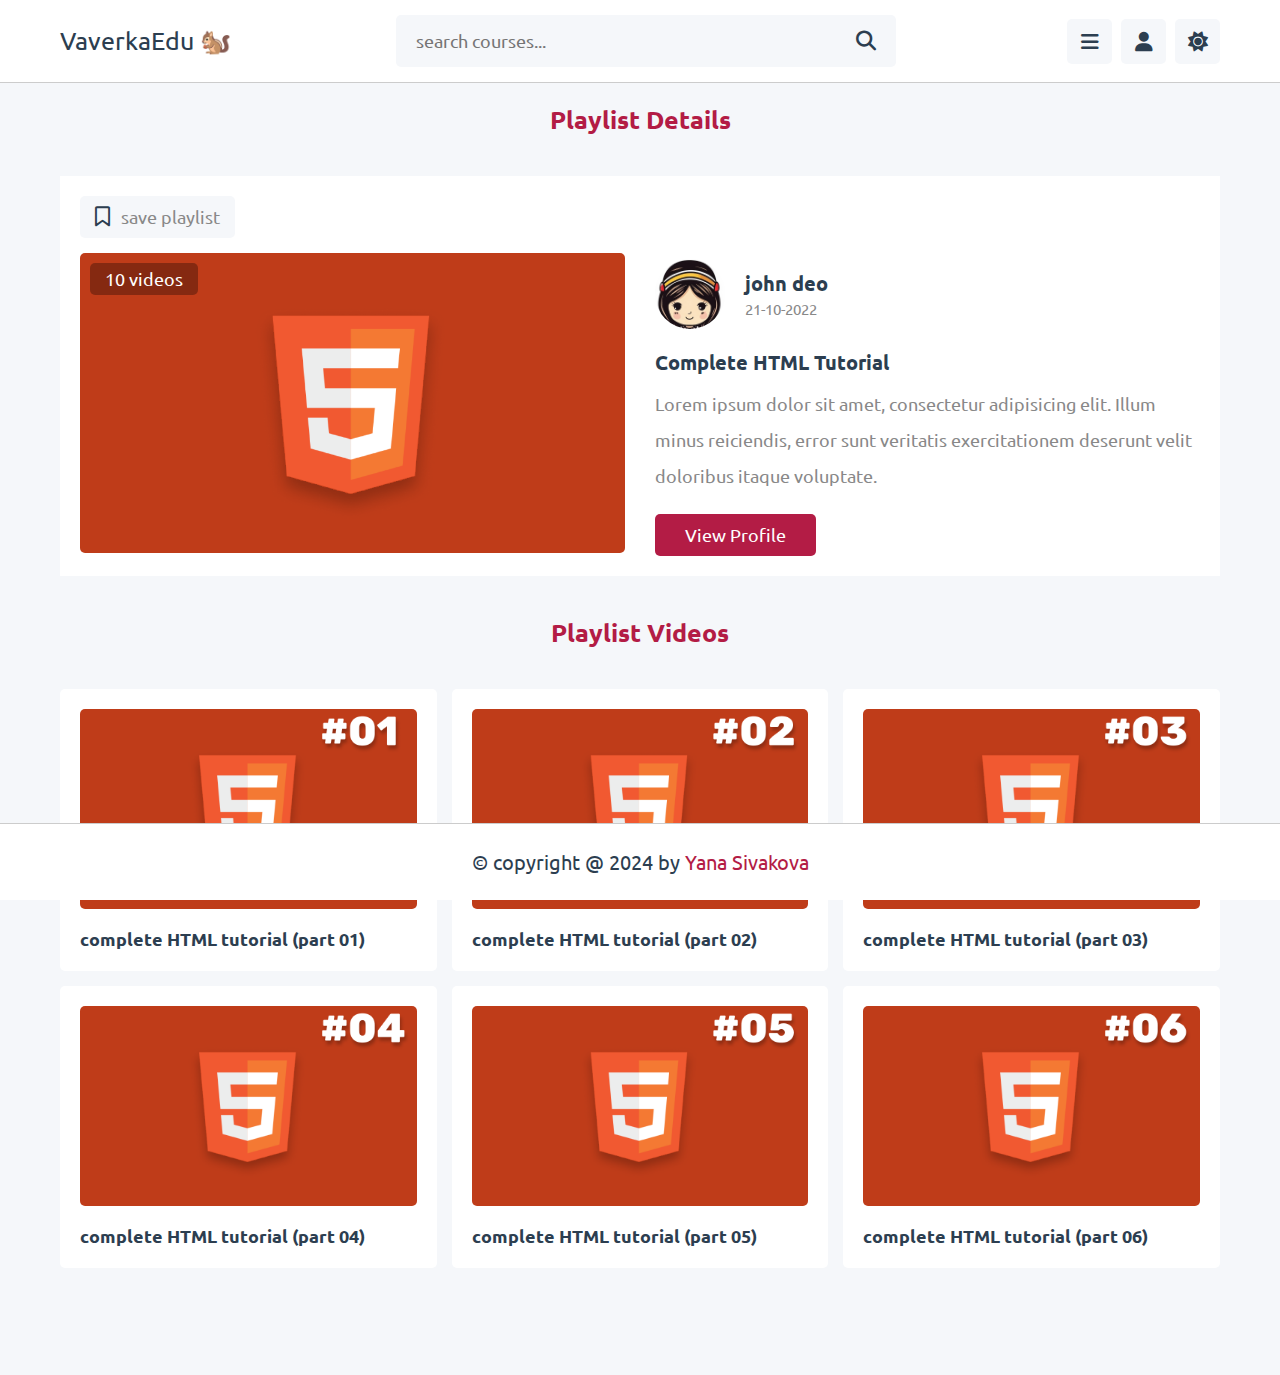
<file: playlist.html>
<!DOCTYPE html>
<html lang="en">
<head>
   <meta charset="UTF-8">
   <meta http-equiv="X-UA-Compatible" content="IE=edge">
   <meta name="viewport" content="width=device-width, initial-scale=1.0">
   <title>video playlist</title>

   <!-- font awesome cdn link  -->
   <link rel="stylesheet" href="https://cdnjs.cloudflare.com/ajax/libs/font-awesome/6.1.2/css/all.min.css">

   <!-- custom css file link  -->
   <link rel="stylesheet" href="css/style.css">

</head>
<body>

<header class="header">
   
   <section class="flex">

      <a href="index.html" class="logo">VaverkaEdu 🐿️</a>

      <form action="search.html" method="post" class="search-form">
         <input type="text" name="search_box" required placeholder="search courses..." maxlength="100">
         <button type="submit" class="fas fa-search"></button>
      </form>

      <div class="icons">
         <div id="menu-btn" class="fas fa-bars"></div>
         <div id="search-btn" class="fas fa-search"></div>
         <div id="user-btn" class="fas fa-user"></div>
         <div id="toggle-btn" class="fas fa-sun"></div>
      </div>

      <div class="profile">
         <img src="images/pic-2.jpg" class="image" alt="">
         <h3 class="name">Yana Sivakova</h3>
         <p class="role">student</p>
         <a href="profile.html" class="btn">view profile</a>
         <div class="flex-btn">
            <a href="login.html" class="option-btn">login</a>
            <a href="register.html" class="option-btn">register</a>
         </div>
      </div>

   </section>

</header>   

<div class="side-bar">

   <div id="close-btn">
      <i class="fas fa-times"></i>
   </div>

   <div class="profile">
      <img src="images/pic-2.jpg" class="image" alt="">
      <h3 class="name">Yana Sivakova</h3>
      <p class="role">student</p>
      <a href="profile.html" class="btn">view profile</a>
   </div>

   <nav class="navbar">
      <a href="home.html"><i class="fas fa-home"></i><span>home</span></a>
      <a href="index.html"><i class="fas fa-question"></i><span>about</span></a>
      <a href="courses.html"><i class="fas fa-graduation-cap"></i><span>courses</span></a>
      <a href="teachers.html"><i class="fas fa-chalkboard-user"></i><span>teachers</span></a>
      <a href="contact.html"><i class="fas fa-headset"></i><span>contact us</span></a>
   </nav>

</div>

<section class="playlist-details">

   <h1 class="heading">playlist details</h1>

   <div class="row">

      <div class="column">
         <form action="" method="post" class="save-playlist">
            <button type="submit"><i class="far fa-bookmark"></i> <span>save playlist</span></button>
         </form>
   
         <div class="thumb">
            <img src="images/thumb-1.png" alt="">
            <span>10 videos</span>
         </div>
      </div>
      <div class="column">
         <div class="tutor">
            <img src="images/pic-2.jpg" alt="">
            <div>
               <h3>john deo</h3>
               <span>21-10-2022</span>
            </div>
         </div>
   
         <div class="details">
            <h3>complete HTML tutorial</h3>
            <p>Lorem ipsum dolor sit amet, consectetur adipisicing elit. Illum minus reiciendis, error sunt veritatis exercitationem deserunt velit doloribus itaque voluptate.</p>
            <a href="teacher_profile.html" class="inline-btn">view profile</a>
         </div>
      </div>
   </div>

</section>

<section class="playlist-videos">

   <h1 class="heading">playlist videos</h1>

   <div class="box-container">

      <a class="box" href="watch-video.html">
         <i class="fas fa-play"></i>
         <img src="images/post-1-1.png" alt="">
         <h3>complete HTML tutorial (part 01)</h3>
      </a>

      <a class="box" href="watch-video.html">
         <i class="fas fa-play"></i>
         <img src="images/post-1-2.png" alt="">
         <h3>complete HTML tutorial (part 02)</h3>
      </a>

      <a class="box" href="watch-video.html">
         <i class="fas fa-play"></i>
         <img src="images/post-1-3.png" alt="">
         <h3>complete HTML tutorial (part 03)</h3>
      </a>

      <a class="box" href="watch-video.html">
         <i class="fas fa-play"></i>
         <img src="images/post-1-4.png" alt="">
         <h3>complete HTML tutorial (part 04)</h3>
      </a>

      <a class="box" href="watch-video.html">
         <i class="fas fa-play"></i>
         <img src="images/post-1-5.png" alt="">
         <h3>complete HTML tutorial (part 05)</h3>
      </a>

      <a class="box" href="watch-video.html">
         <i class="fas fa-play"></i>
         <img src="images/post-1-6.png" alt="">
         <h3>complete HTML tutorial (part 06)</h3>
      </a>

   </div>

</section>













<footer class="footer">

   &copy; copyright @ 2024 by <span>Yana Sivakova</span> 

</footer>

<!-- custom js file link  -->
<script src="js/script.js"></script>

   
</body>
</html>
</file>
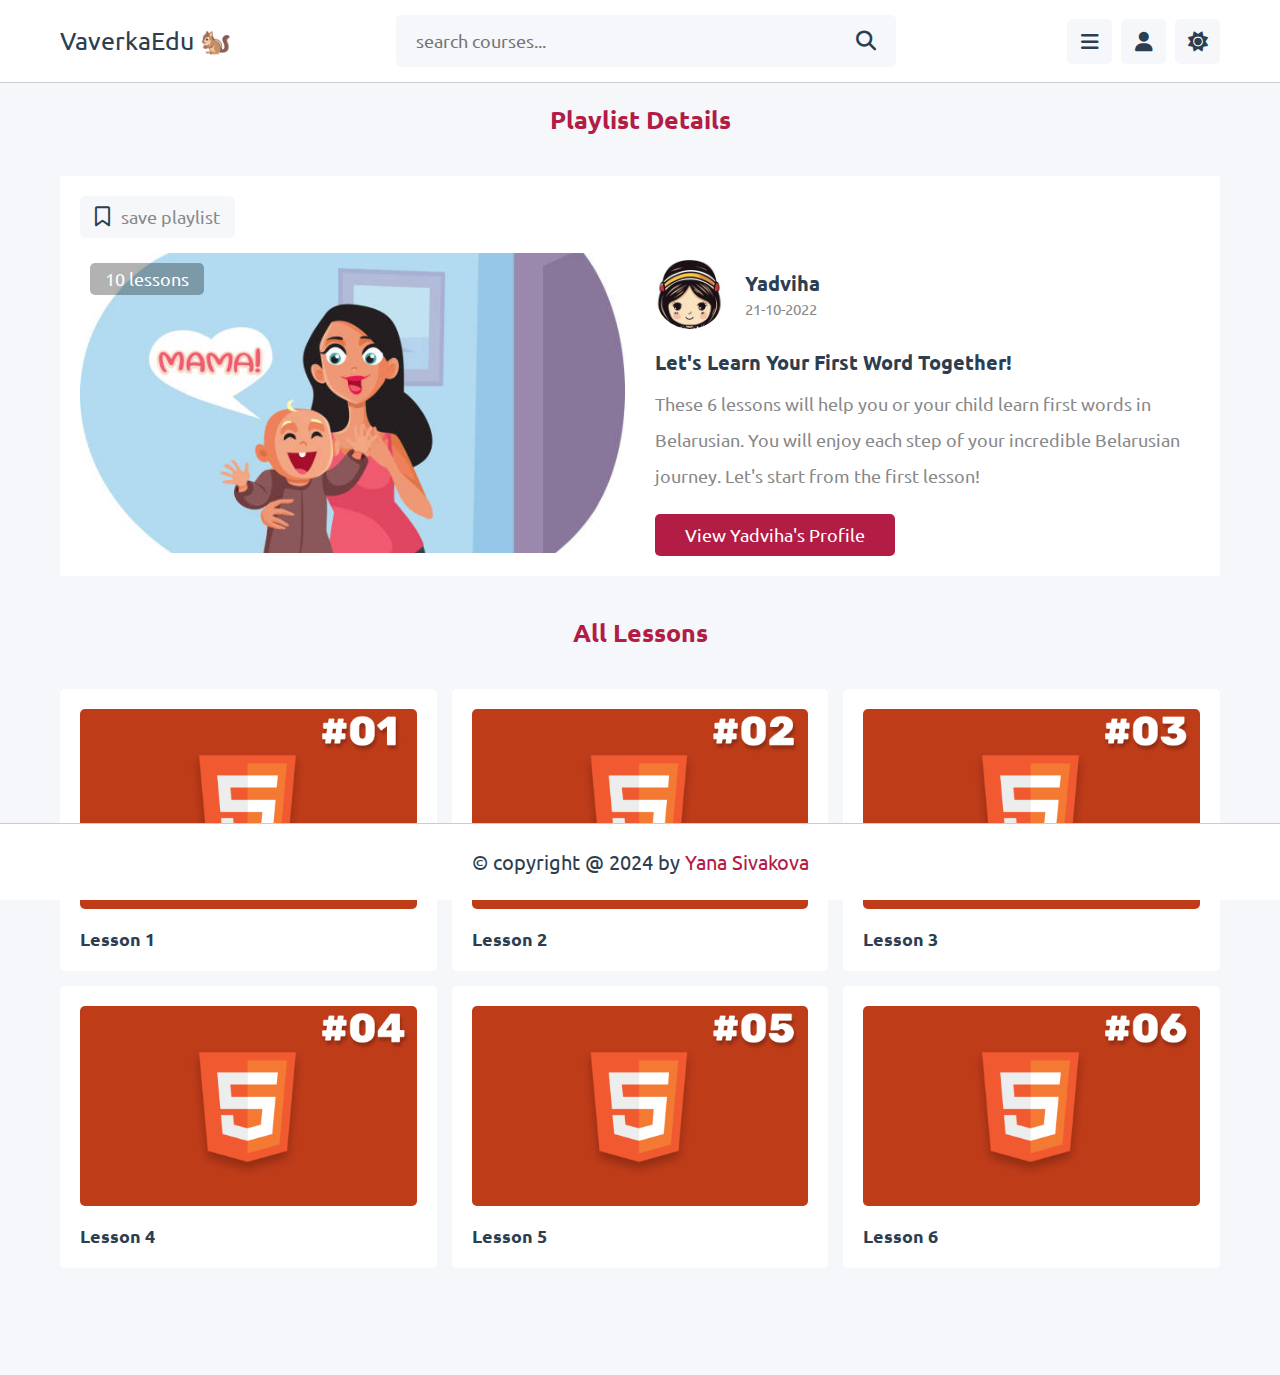
<file: playlist_alyonadima.html>
<!DOCTYPE html>
<html lang="en">
<head>
   <meta charset="UTF-8">
   <meta http-equiv="X-UA-Compatible" content="IE=edge">
   <meta name="viewport" content="width=device-width, initial-scale=1.0">
   <title>video playlist</title>

   <!-- font awesome cdn link  -->
   <link rel="stylesheet" href="https://cdnjs.cloudflare.com/ajax/libs/font-awesome/6.1.2/css/all.min.css">

   <!-- custom css file link  -->
   <link rel="stylesheet" href="css/style.css">

</head>
<body>

<header class="header">
   
   <section class="flex">

      <a href="index.html" class="logo">VaverkaEdu 🐿️</a>

      <form action="search.html" method="post" class="search-form">
         <input type="text" name="search_box" required placeholder="search courses..." maxlength="100">
         <button type="submit" class="fas fa-search"></button>
      </form>

      <div class="icons">
         <div id="menu-btn" class="fas fa-bars"></div>
         <div id="search-btn" class="fas fa-search"></div>
         <div id="user-btn" class="fas fa-user"></div>
         <div id="toggle-btn" class="fas fa-sun"></div>
      </div>

      <div class="profile">
         <img src="images/pic-2.jpg" class="image" alt="">
         <h3 class="name">Yana Sivakova</h3>
         <p class="role">student</p>
         <a href="profile.html" class="btn">view profile</a>
         <div class="flex-btn">
            <a href="login.html" class="option-btn">login</a>
            <a href="register.html" class="option-btn">register</a>
         </div>
      </div>

   </section>

</header>   

<div class="side-bar">

   <div id="close-btn">
      <i class="fas fa-times"></i>
   </div>

   <div class="profile">
      <img src="images/pic-2.jpg" class="image" alt="">
      <h3 class="name">Yana Sivakova</h3>
      <p class="role">student</p>
      <a href="profile.html" class="btn">view profile</a>
   </div>

   <nav class="navbar">
      <a href="home.html"><i class="fas fa-home"></i><span>home</span></a>
      <a href="index.html"><i class="fas fa-question"></i><span>about</span></a>
      <a href="courses.html"><i class="fas fa-graduation-cap"></i><span>courses</span></a>
      <a href="teachers.html"><i class="fas fa-chalkboard-user"></i><span>teachers</span></a>
      <a href="contact.html"><i class="fas fa-headset"></i><span>contact us</span></a>
   </nav>

</div>

<section class="playlist-details">

   <h1 class="heading">playlist details</h1>

   <div class="row">

      <div class="column">
         <form action="" method="post" class="save-playlist">
            <button type="submit"><i class="far fa-bookmark"></i> <span>save playlist</span></button>
         </form>
   
         <div class="thumb">
            <img src="images/firstword.jpg" alt="">
            <span>10 lessons</span>
         </div>
      </div>
      <div class="column">
         <div class="tutor">
            <img src="images/pic-2.jpg" alt="">
            <div>
               <h3>Yadviha</h3>
               <span>21-10-2022</span>
            </div>
         </div>
   
         <div class="details">
            <h3>Let's Learn your first word together!</h3>
            <p> These 6 lessons will help you or your child learn first words in Belarusian. You will enjoy each step of your incredible Belarusian journey. Let's start from the first lesson!</p>
            <a href="teacher_profile.html" class="inline-btn">view Yadviha's Profile</a>
         </div>
      </div>
   </div>

</section>

<section class="playlist-videos">

   <h1 class="heading">All lessons</h1>

   <div class="box-container">

      <a class="box" href="watch-video.html">
         <i class="fas fa-play"></i>
         <img src="images/post-1-1.png" alt="">
         <h3>Lesson 1</h3>
      </a>

      <a class="box" href="watch-video.html">
         <i class="fas fa-play"></i>
         <img src="images/post-1-2.png" alt="">
         <h3>Lesson 2</h3>
      </a>

      <a class="box" href="watch-video.html">
         <i class="fas fa-play"></i>
         <img src="images/post-1-3.png" alt="">
         <h3>Lesson 3</h3>
      </a>

      <a class="box" href="watch-video.html">
         <i class="fas fa-play"></i>
         <img src="images/post-1-4.png" alt="">
         <h3>Lesson 4</h3>
      </a>

      <a class="box" href="watch-video.html">
         <i class="fas fa-play"></i>
         <img src="images/post-1-5.png" alt="">
         <h3>Lesson 5</h3>
      </a>

      <a class="box" href="watch-video.html">
         <i class="fas fa-play"></i>
         <img src="images/post-1-6.png" alt="">
         <h3>Lesson 6</h3>
      </a>

   </div>

</section>













<footer class="footer">

   &copy; copyright @ 2024 by <span>Yana Sivakova</span> 

</footer>

<!-- custom js file link  -->
<script src="js/script.js"></script>

   
</body>
</html>
</file>
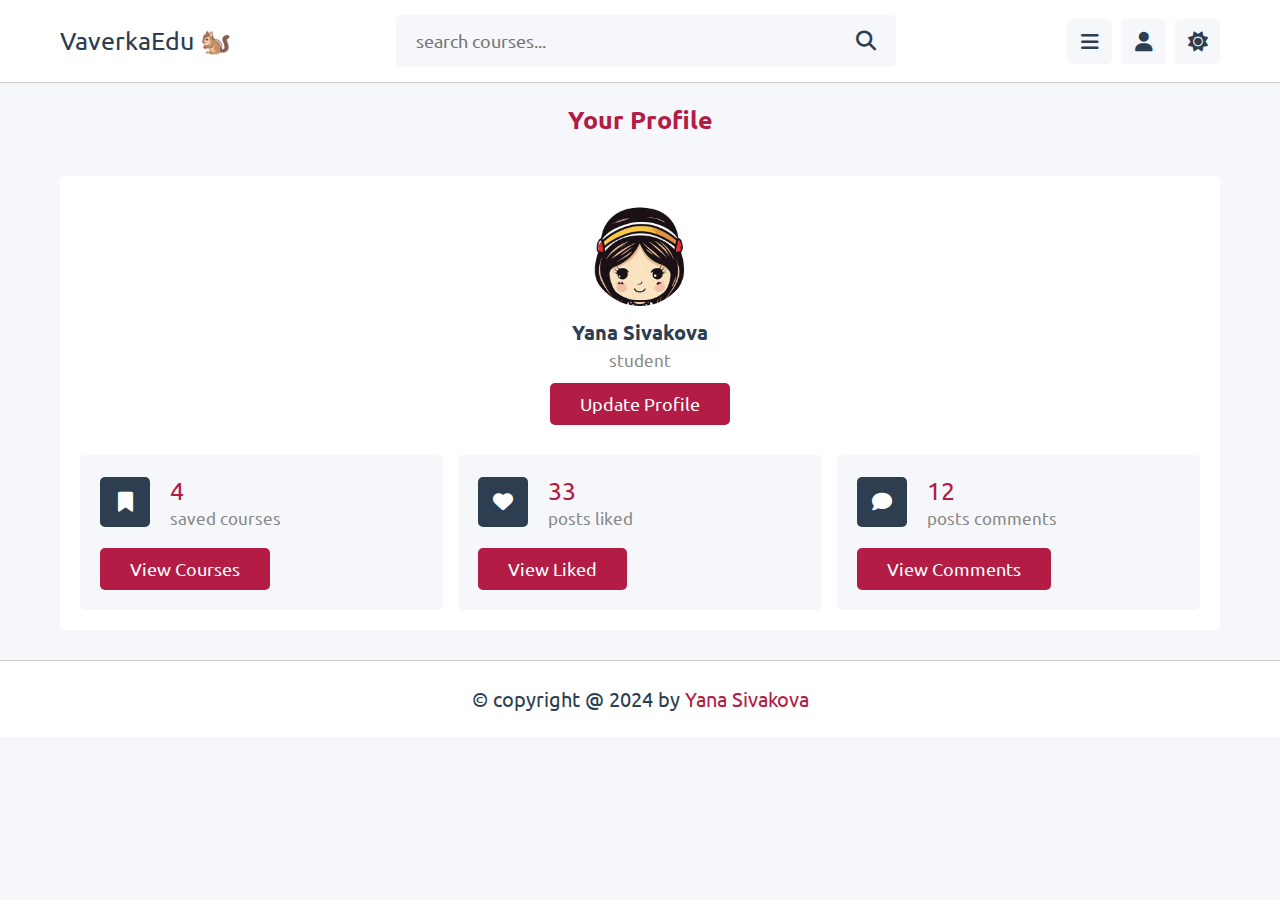
<file: profile.html>
<!DOCTYPE html>
<html lang="en">
<head>
   <meta charset="UTF-8">
   <meta http-equiv="X-UA-Compatible" content="IE=edge">
   <meta name="viewport" content="width=device-width, initial-scale=1.0">
   <title>profile</title>

   <!-- font awesome cdn link  -->
   <link rel="stylesheet" href="https://cdnjs.cloudflare.com/ajax/libs/font-awesome/6.1.2/css/all.min.css">

   <!-- custom css file link  -->
   <link rel="stylesheet" href="css/style.css">

</head>
<body>

<header class="header">
   
   <section class="flex">

      <a href="index.html" class="logo">VaverkaEdu 🐿️</a>

      <form action="search.html" method="post" class="search-form">
         <input type="text" name="search_box" required placeholder="search courses..." maxlength="100">
         <button type="submit" class="fas fa-search"></button>
      </form>

      <div class="icons">
         <div id="menu-btn" class="fas fa-bars"></div>
         <div id="search-btn" class="fas fa-search"></div>
         <div id="user-btn" class="fas fa-user"></div>
         <div id="toggle-btn" class="fas fa-sun"></div>
      </div>

      <div class="profile">
         <img src="images/pic-2.jpg" class="image" alt="">
         <h3 class="name">Yana Sivakova</h3>
         <p class="role">student</p>
         <a href="profile.html" class="btn">view profile</a>
         <div class="flex-btn">
            <a href="login.html" class="option-btn">login</a>
            <a href="register.html" class="option-btn">register</a>
         </div>
      </div>

   </section>

</header>   

<div class="side-bar">

   <div id="close-btn">
      <i class="fas fa-times"></i>
   </div>

   <div class="profile">
      <img src="images/pic-2.jpg" class="image" alt="">
      <h3 class="name">Yana Sivakova</h3>
      <p class="role">student</p>
      <a href="profile.html" class="btn">view profile</a>
   </div>

   <nav class="navbar">
      <a href="home.html"><i class="fas fa-home"></i><span>home</span></a>
      <a href="index.html"><i class="fas fa-question"></i><span>about</span></a>
      <a href="courses.html"><i class="fas fa-graduation-cap"></i><span>courses</span></a>
      <a href="teachers.html"><i class="fas fa-chalkboard-user"></i><span>teachers</span></a>
      <a href="contact.html"><i class="fas fa-headset"></i><span>contact us</span></a>
   </nav>

</div>

<section class="user-profile">

   <h1 class="heading">your profile</h1>

   <div class="info">

      <div class="user">
         <img src="images/pic-2.jpg" class="image" alt="">
         <h3 class="name">Yana Sivakova</h3>
         <p class="role">student</p>
         <a href="update.html" class="inline-btn">update profile</a>
      </div>
   
      <div class="box-container">
   
         <div class="box">
            <div class="flex">
               <i class="fas fa-bookmark"></i>
               <div>
                  <span>4</span>
                  <p>saved courses</p>
               </div>
            </div>
            <a href="#" class="inline-btn">view courses</a>
         </div>
   
         <div class="box">
            <div class="flex">
               <i class="fas fa-heart"></i>
               <div>
                  <span>33</span>
                  <p>posts liked</p>
               </div>
            </div>
            <a href="#" class="inline-btn">view liked</a>
         </div>
   
         <div class="box">
            <div class="flex">
               <i class="fas fa-comment"></i>
               <div>
                  <span>12</span>
                  <p>posts comments</p>
               </div>
            </div>
            <a href="#" class="inline-btn">view comments</a>
         </div>
   
      </div>
   </div>

</section>














<footer class="footer">

   &copy; copyright @ 2024 by <span>Yana Sivakova</span> 

</footer>

<!-- custom js file link  -->
<script src="js/script.js"></script>

   
</body>
</html>
</file>
<file: css/style.css>
@import url('https://fonts.googleapis.com/css2?family=Ubuntu:wght@200;300;400;500;600;700&display=swap');

:root{
   --main-color:#b31c45;
   --red:#e74c3c;
   --orange:#ffc16c;
   --blue:#9dc6ca;
   --light-color:#888;
   --light-bg:#F5F7FA;
   --black:#2c3e50;
   --white:#fff;
   --border:.1rem solid rgba(0,0,0,.2);
}

*{
   font-family: ubuntu, sans-serif;
   margin:0; padding:0;
   box-sizing: border-box;
   outline: none; border:none;
   text-decoration: none;
}

*::selection{
   background-color: var(--main-color);
   color:#fff;
}

html{
   font-size: 62.5%;
   overflow-x: hidden;
}

html::-webkit-scrollbar{
   width: 1rem;
   height: .5rem;
}

html::-webkit-scrollbar-track{
   background-color: transparent;
}

html::-webkit-scrollbar-thumb{
   background-color: var(--main-color);
}

body{
   background-color: var(--light-bg);
   padding-left: 30rem;
}

body.dark{
   --light-color:#aaa;
   --light-bg:#333;
   --black:#fff;
   --white:#222;
   --border:.1rem solid rgba(255,255,255,.2);
}

body.active{
   padding-left: 0;
}

section{
   padding:2rem;
   margin: 0 auto;
   max-width: 1200px;
}

.heading{
   font-size: 2.5rem;
   color:var(--main-color);
   margin-bottom: 2.5rem;
   /* border-bottom: var(--border); */
   padding-bottom: 1.5rem;
   text-transform: capitalize;
   text-align: center;
}

.inline-btn,
.inline-option-btn,
.inline-delete-btn,
.btn,
.delete-btn,
.option-btn{
   border-radius: .5rem;
   color:#fff;
   font-size: 1.8rem;
   cursor: pointer;
   text-transform: capitalize;
   padding:1rem 3rem;
   text-align: center;
   margin-top: 1rem;
}

.test-btn {
   border-radius: .5rem;
   background-color: #fff;
   border-color:var(--main-color);
   color:var(--main-color);
   font-size: 1.8rem;
   cursor: pointer;
   text-transform: capitalize;
   padding:1rem 3rem;
   text-align: center;
   margin-top: 1rem;
}

.btn,
.delete-btn,
.option-btn{
   display: block;
   width: 100%;
}

.inline-btn,
.inline-option-btn,
.inline-delete-btn{
   display: inline-block;
}

.btn,
.inline-btn{
   background-color: var(--main-color);
}

.option-btn,
.inline-option-btn{
   background-color:var(--orange);
}

.delete-btn,
.inline-delete-btn{
   background-color: var(--red);
}


.inline-btn:hover,
.inline-option-btn:hover,
.inline-delete-btn:hover,
.btn:hover,
.delete-btn:hover,
.option-btn:hover{
   background-color: var(--white);
   color: var(--main-color);
}

.test-btn:hover
{
   background-color: var(--main-color);
   color: var(--white);
}

.flex-btn{
   display: flex;
   gap: 1rem;
}

.header{
   position: sticky;
   top:0; left:0; right: 0;
   background-color: var(--white);
   z-index: 1000;
   border-bottom: var(--border);
}

.header .flex{
   display: flex;
   align-items: center;
   justify-content: space-between;
   position: relative;
   padding: 1.5rem 2rem;
}

.header .flex .logo{
   font-size: 2.5rem;
   color: var(--black);
}

.header .flex .search-form{
   width: 50rem;
   border-radius: .5rem;
   background-color: var(--light-bg);
   padding:1.5rem 2rem;
   display: flex;
   gap:2rem;

}

.header .flex .search-form input{
   width: 100%;
   font-size: 1.8rem;
   color:var(--black);
   background:none;
}

.header .flex .search-form button{
   background:none;
   font-size: 2rem;
   cursor: pointer;
   color:var(--black);
}

.header .flex .search-form button:hover{
   color: var(--main-color);
}

.header .flex .icons div{
   font-size: 2rem;
   color:var(--black);
   background-color: var(--light-bg);
   border-radius: .5rem;
   height: 4.5rem;
   width: 4.5rem;
   line-height: 4.5rem;
   cursor: pointer;
   text-align: center;
   margin-left: .7rem;
}

.header .flex .icons div:hover{
   background-color: var(--black);
   color:var(--white);
}

.header .flex .profile{
   position: absolute;
   top:120%; right: 2rem;
   background-color: var(--white);
   border-radius: .5rem;
   padding: 1.5rem;
   text-align: center;
   overflow: hidden;
   transform-origin: top right;
   transform: scale(0);
   transition: .2s linear;
   width: 30rem;
}

.header .flex .profile.active{
   transform: scale(1);
}

.header .flex .profile .image{
   height: 10rem;
   width: 10rem;
   border-radius: 50%;
   object-fit: contain;
   margin-bottom: 1rem;
}

.header .flex .profile .name{
   font-size: 2rem;
   color:var(--black);
   overflow: hidden;
   text-overflow: ellipsis;
   white-space: nowrap;
}

.header .flex .profile .role{
   font-size: 1.8rem;
   color: var(--light-color);
}

#search-btn{
   display: none;
}

.side-bar{
   position: fixed;
   top: 0; left: 0;
   width: 30rem;
   background-color: var(--white);
   height: 100vh;
   border-right: var(--border);
   z-index: 1200;
}



.side-bar #close-btn{
   text-align: right;
   padding: 2rem;
   display: none;
}

.side-bar #close-btn i {
   font-size: 2.5rem;
   border-radius: .5rem;
   color: var(--light-color);
   cursor: pointer;
   height: 4.5rem;
   width: 4.5rem;
   line-height: 4.5rem;
   text-align: center;
}

#close-btn i:hover {
   background-color: var(--main-color);
   color: var(--white);
}

.side-bar .profile{
   padding:3rem 2rem;
   text-align: center;
}

.side-bar .profile .image{
   height: 10rem;
   width: 10rem;
   border-radius: 50%;
   object-fit: contain;
   margin-bottom: 1rem;
}

.side-bar .profile .name{
   font-size: 2rem;
   color:var(--black);
   overflow: hidden;
   text-overflow: ellipsis;
   white-space: nowrap;
}

.side-bar .profile .role{
   font-size: 1.8rem;
   color: var(--light-color);
}

.side-bar .navbar a{
   display: block;
   padding: 2rem;
   font-size: 2rem;
}

.side-bar .navbar-header{
   display: flex;
   justify-content: space-between;
   align-items: center;
   padding: 1rem;
}


.side-bar .navbar .logo{
   font-size: 2rem;
   font-weight: bold;
   color: var(--main-color);
}

.side-bar .navbar a i{
   margin-right: 1.5rem;
   color:var(--main-color);
   transition: .2s linear;
}

.side-bar .navbar a span{
   color:var(--light-color);
}

.side-bar .navbar a:hover{
   background-color: var(--light-bg);
}

.side-bar .navbar a:hover i{
   margin-right: 2.5rem;
}

.side-bar.active{
   left: -30rem;
}

.home-grid .box-container{
   display: grid;
   grid-template-columns: repeat(auto-fit, 27.5rem);
   gap:1.5rem;
   justify-content: center;
   align-items: flex-start;
}

.home-grid .box-container .box{
   background-color: var(--white);
   border-radius: .5rem;
   padding:2rem;
}

.home-grid .box-container .box .title{
   font-size: 2rem;
   color: var(--black);
   text-transform: capitalize;
}

.home-grid .box-container .box .flex{
   display: flex;
   flex-wrap: wrap;
   gap: 1.5rem;
   margin-top: 2rem;
}

.home-grid .box-container .flex a{
   background-color: var(--light-bg);
   border-radius: .5rem;
   padding: 1rem 1.5rem;
   font-size: 1.5rem;
}

.home-grid .box-container .flex a i{
   margin-right: 1rem;
   color:var(--black);
}

.home-grid .box-container .flex a span{
   color:var(--light-color);
}

.home-grid .box-container .flex a:hover{
   background-color: var(--black);
}

.home-grid .box-container .flex a:hover span{
   color:var(--white);
}

.home-grid .box-container .flex a:hover i{
   color:var(--white);
}

.home-grid .box-container .tutor{
   padding: 1rem 0;
   font-size: 1.8rem;
   color:var(--light-color);
   line-height: 2;
}

.home-grid .box-container .likes{
   color:var(--light-color);
   font-size: 1.7rem;
   margin-top: 1.5rem;
}

.home-grid .box-container .likes span{
   color:var(--main-color);
}

.about .row{
   display: flex;
   align-items: center;
   flex-wrap: wrap;
   gap:1.5rem;
}

.about .row .image{
   flex: 1 1 40rem;
}

.about .row .image img{
   width: 100%;
   height: 50rem;
}

.about .row .content{
   flex: 1 1 40rem;
}

.about .row .content p{
   font-size: 1.7rem;
   line-height: 2;
   color: var(--light-color);
   padding: 1rem 0;
}

.about .row .content h3{
   font-size: 5rem;
   color:var(--black);
   text-transform: capitalize;
}

.about .box-container{
   display: grid;
   grid-template-columns: repeat(auto-fit, minmax(27rem, 1fr));
   gap:1.5rem;
   justify-content: center;
   align-items: flex-start;
   margin-top: 3rem;
}

.about .box-container .box{
   border-radius: .5rem;
   background-color: var(--white);
   padding: 2rem;
   display: flex;
   align-items: center;
   gap: 2.5rem;
}

.about .box-container .box i{
   font-size: 4rem;
   color: var(--orange);
}

.about .box-container .box h3{
   font-size: 2.5rem;
   color: var(--black);
   margin-bottom: .3rem;
}

.about .box-container .box p{
   font-size: 1.7rem;
   color:var(--light-color);
}
.values .row{
   display: flex;
   align-items: stretch;
   flex-wrap: wrap;
   
}
.values .card {
 
      /* Add shadows to create the "card" effect */
      background-color: var(--orange);
      box-shadow: 0 4px 8px 0 rgba(0,0,0,0.2);
      transition: 0.3s;
      padding: 8%;
      width:50%;
      flex-grow: 1;
      /* text-align: center; */
}

.values .card h1{
   font-size: 4rem;
   color: #fff;
}
.values .card h2{
   font-size: 2rem;
   color: #fff;
   font-weight: 200;
}
.values .card-pic {
   width: 50%; /* Ensures that the image takes the other 50% */
   flex-grow: 1;
}

.values .card-pic img {
   width: 100%;
   height: auto;
   
}
.reviews .box-container{
   display: grid;
   grid-template-columns: repeat(auto-fit, minmax(30rem, 1fr));
   gap:1.5rem;
   justify-content: center;
   align-items: flex-start;
}

.reviews .box-container .box{
   border-radius: .5rem;
   background-color: var(--white);
   padding: 2rem;
}

.reviews .box-container .box p{
   line-height: 1.7;
   font-size: 1.7rem;
   color: var(--light-color);
}

.reviews .box-container .box .student{
   margin-top: 2rem;
   display: flex;
   align-items: center;
   gap: 1.5rem;
}

.reviews .box-container .box .student img{
   height: 5rem;
   width: 5rem;
   object-fit: cover;
   border-radius: 50%;
}

.reviews .box-container .box .student h3{
   font-size: 2rem;
   color: var(--black);
   margin-bottom: .3rem;
}

.reviews .box-container .box .student .stars{
   font-size: 1.5rem;
   color:var(--orange);
}

.tabs{
   align-items: center;
   justify-content: center;
   display: flex;
   margin: 2rem;
}

.tablink {
   padding: 10px 20px;
   margin-right: 10px;
   cursor: pointer;
   color: var(--main-color);
   outline: none;
   background-color: var(--white);
}

.tablink.active {
   border-bottom:var(--main-color);
   background-color: var(--main-color);
   color: #fff;
}

.courses .box-container {
   display: none;
   display: grid;
   grid-template-columns: repeat(auto-fit, minmax(30rem, 1fr)); /* This ensures the grid adjusts based on screen size */
   gap: 1.5rem;
   justify-content: center;
   align-items: flex-start;
}

.courses .box-container.active {
   display: grid;
}

.courses .box-container .box{
   border-radius: .5rem;
   background-color: var(--white);
   padding: 2rem;
}

.courses .box-container .box .tutor{
   display: flex;
   align-items: center;
   gap: 1.5rem;
   margin-bottom: 2.5rem;
}

.courses .box-container .box .tutor img{
   height: 5rem;
   width: 5rem;
   border-radius: 50%;
   object-fit: cover;
}

.courses .box-container .box .tutor h3{
   font-size: 1.8rem;
   color: var(--black);
   margin-bottom: .2rem;
}

.courses .box-container .box .tutor span{
   font-size: 1.3rem;
   color:var(--light-color);
}

.courses .box-container .box .thumb{
   position: relative;
}

.courses .box-container .box .thumb span{
   position: absolute;
   top:1rem; left: 1rem;
   border-radius: .5rem;
   padding: .5rem 1.5rem;
   background-color: rgba(0,0,0,.3);
   color: #fff;
   font-size: 1.5rem;
}

.courses .box-container .box .thumb img{
   width: 100%;
   height: 20rem;
   object-fit: cover;
   border-radius: .5rem;
}

.courses .box-container .box .title{
   font-size: 2rem;
   color: var(--black);
   padding-bottom: .5rem;
   padding-top: 1rem;
}

.courses .more-btn{
   text-align: center;
   margin-top: 2rem;
}

.playlist-details .row{
   display: flex;
   align-items: flex-end;
   gap:3rem;
   flex-wrap: wrap;
   background-color: var(--white);
   padding: 2rem;
}

.playlist-details .row .column{
   flex: 1 1 40rem;
}

.playlist-details .row .column .save-playlist{
   margin-bottom: 1.5rem;
}

.playlist-details .row .column .save-playlist button{
   border-radius: .5rem;
   background-color: var(--light-bg);
   padding:1rem 1.5rem;
   cursor: pointer;
}

.playlist-details .row .column .save-playlist button i{
   font-size: 2rem;
   color:var(--black);
   margin-right: .8rem;
}

.playlist-details .row .column .save-playlist button span{
   font-size: 1.8rem;
   color:var(--light-color);
}

.playlist-details .row .column .save-playlist button:hover{
   background-color: var(--black);
}

.playlist-details .row .column .save-playlist button:hover i{
   color:var(--white);
}

.playlist-details .row .column .save-playlist button:hover span{
   color:var(--white);
}

.playlist-details .row .column .thumb{
   position: relative;
}

.playlist-details .row .column .thumb span{
   font-size: 1.8rem;
   color: #fff;
   background-color: rgba(0,0,0,.3);
   border-radius: .5rem;
   position: absolute;
   top: 1rem; left: 1rem;
   padding: .5rem 1.5rem;
}

.playlist-details .row .column .thumb img{
   height: 30rem;
   width: 100%;
   object-fit: cover;
   border-radius: .5rem;
}

.playlist-details .row .column .tutor{
   display: flex;
   align-items: center;
   gap: 2rem;
   margin-bottom: 2rem;
}

.playlist-details .row .column .tutor img{
   height: 7rem;
   width: 7rem;
   border-radius: 50%;
   object-fit: cover;
}

.playlist-details .row .column .tutor h3{
   font-size: 2rem;
   color:var(--black);
   margin-bottom: .2rem;
}

.playlist-details .row .column .tutor span{
   font-size: 1.5rem;
   color: var(--light-color);
}

.playlist-details .row .column .details h3{
   font-size: 2rem;
   color: var(--black);
   text-transform: capitalize;
}

.playlist-details .row .column .details p{
   padding: 1rem 0;
   line-height: 2;
   font-size: 1.8rem;
   color: var(--light-color);
}

.playlist-videos .box-container{
   display: grid;
   grid-template-columns: repeat(auto-fit, minmax(30rem, 1fr));
   gap:1.5rem;
   justify-content: center;
   align-items: flex-start;
}

.playlist-videos .box-container .box{
   background-color: var(--white);
   border-radius: .5rem;
   padding: 2rem;
   position: relative;
}

.playlist-videos .box-container .box i{
   position: absolute;
   top: 2rem; left: 2rem; right: 2rem;
   height: 20rem;
   border-radius: .5rem;
   background-color: rgba(0,0,0,.3);
   display: flex;
   align-items: center;
   justify-content: center;
   font-size: 5rem;
   color: #fff;
   display: none;
}

.playlist-videos .box-container .box:hover i{
   display: flex;
}

.playlist-videos .box-container .box img{
   width: 100%;
   height: 20rem;
   object-fit: cover;
   border-radius: .5rem;
}

.playlist-videos .box-container .box h3{
   margin-top: 1.5rem;
   font-size: 1.8rem;
   color: var(--black);
}

.playlist-videos .box-container .box:hover h3{
   color: var(--main-color);
}

.watch-video .video-container{
   background-color: var(--white);
   border-radius: .5rem;
   padding: 2rem;
}

.watch-video .video-container .video{
   position: relative;
   margin-bottom: 1.5rem;
}

.watch-video .video-container .video video{
   border-radius: .5rem;
   width: 100%;
   object-fit: contain;
   background-color: #000;
}

.watch-video .video-container .title{
   font-size: 2rem;
   color: var(--black);
}

.watch-video .video-container .info{
   display: flex;
   margin-top: 1.5rem;
   margin-bottom: 2rem;
   border-bottom: var(--border);
   padding-bottom: 1.5rem;
   gap: 2.5rem;
   align-items: center;
}

.watch-video .video-container .info p{
   font-size: 1.6rem;
}

.watch-video .video-container .info p span{
   color: var(--light-color);
}

.watch-video .video-container .info i{
   margin-right: 1rem;
   color: var(--main-color);
}

.watch-video .video-container .tutor{
   display: flex;
   align-items: center;
   gap: 2rem;
   margin-bottom: 1rem;
}

.watch-video .video-container .tutor img{
   border-radius: 50%;
   height: 5rem;
   width: 5rem;
   object-fit: cover;
}

.watch-video .video-container .tutor h3{
   font-size: 2rem;
   color: var(--black);
   margin-bottom: .2rem;
}

.watch-video .video-container .tutor span{
   font-size: 1.5rem;
   color: var(--light-color);
}

.watch-video .video-container .flex{
   display: flex;
   align-items: center;
   justify-content: space-between;
   gap: 1.5rem;
}

.watch-video .video-container .flex button{
   border-radius: .5rem;
   padding: 1rem 1.5rem;
   font-size: 1.8rem;
   cursor: pointer;
   background-color: var(--light-bg);
}

.watch-video .video-container .flex button i{
   margin-right: 1rem;
   color: var(--black);
}

.watch-video .video-container .flex button span{
   color: var(--light-color);
}

.watch-video .video-container .flex button:hover{
   background-color: var(--black);
}

.watch-video .video-container .flex button:hover i{
   color: var(--white);
}

.watch-video .video-container .flex button:hover span{
   color: var(--white);
}

.watch-video .video-container .description{
   line-height: 1.5;
   font-size: 1.7rem;
   color: var(--light-color);
   margin-top: 2rem;
}

.comments .add-comment{
   background-color: var(--white);
   border-radius: .5rem;
   padding: 2rem;
   margin-bottom: 3rem;
}

.comments .add-comment h3{
   font-size: 2rem;
   color: var(--black);
   margin-bottom: 1rem;
}

.comments .add-comment textarea{
   height: 20rem;
   resize: none;
   background-color: var(--light-bg);
   border-radius: .5rem;
   border: var(--border);
   padding: 1.4rem;
   font-size: 1.8rem;
   color: var(--black);
   width: 100%;
   margin: .5rem 0;
}

.comments .box-container{
   display: grid;
   gap: 2.5rem;
   background-color: var(--white);
   padding: 2rem;
   border-radius: .5rem;
}

.comments .box-container .box .user{
   display: flex;
   align-items: center;
   gap: 1.5rem;
   margin-bottom: 2rem;
}

.comments .box-container .box .user img{
   height: 5rem;
   width: 5rem;
   border-radius: 50%;
}

.comments .box-container .box .user h3{
   font-size: 2rem;
   color: var(--black);
   margin-bottom: .2rem;
}

.comments .box-container .box .user span{
   font-size: 1.5rem;
   color: var(--light-color);
}

.comments .box-container .box .comment-box{
   border-radius: .5rem;
   background-color: var(--light-bg);
   padding:1rem 1.5rem;
   white-space: pre-line;
   margin: .5rem 0;
   font-size: 1.8rem;
   color: var(--black);
   line-height: 1.5;
   position: relative;
   z-index: 0;
}

.comments .box-container .box .comment-box::before{
   content: '';
   position: absolute;
   top: -1rem; left: 1.5rem;
   background-color: var(--light-bg);
   height: 1.2rem;
   width: 2rem;
   clip-path: polygon(50% 0%, 0% 100%, 100% 100%);
}

.teachers .search-tutor{
   margin-bottom: 2rem;
   border-radius: .5rem;
   background-color: var(--white);
   padding: 1.5rem 2rem;
   display: flex;
   align-items: center;
   gap: 1.5rem;
}

.teachers .search-tutor input{
   width: 100%;
   background: none;
   font-size: 1.8rem;
   color: var(--black);
}

.teachers .search-tutor button{
   font-size: 2rem;
   color: var(--black);
   cursor: pointer;
   background:none;
}

.teachers .search-tutor button:hover{
   color: var(--main-color);
}

.teachers .box-container{
   display: grid;
   grid-template-columns: repeat(auto-fit, minmax(30rem, 1fr));
   gap:1.5rem;
   justify-content: center;
   align-items: flex-start;
}

.teachers .box-container .box{
   background-color: var(--white);
   border-radius: .5rem;
   padding: 2rem;
}

.teachers .box-container .offer{
   text-align: center;
}

.teachers .box-container .offer h3{
   font-size: 2.5rem;
   color: var(--black);
   text-transform: capitalize;
   padding-bottom: .5rem;
}

.teachers .box-container .offer p{
   line-height: 1.7;
   padding: .5rem 0;
   color: var(--light-color);
   font-size: 1.7rem;
}

.teachers .box-container .box .tutor{
   display: flex;
   align-items: center;
   gap:2rem;
   margin-bottom: 1.5rem;
}

.teachers .box-container .box .tutor img{
   height: 5rem;
   width: 5rem;
   border-radius: 50%;
}

.teachers .box-container .box .tutor h3{
   font-size: 2rem;
   color: var(--black);
   margin-bottom: .2rem;
}

.teachers .box-container .box .tutor span{
   font-size: 1.6rem;
   color: var(--light-color);
}

.teachers .box-container .box p{
   padding: .5rem 0;
   font-size: 1.7rem;
   color: var(--light-color);
}

.teachers .box-container .box p span{
   color: var(--main-color);
}

.teacher-profile .details{
   text-align: center;
   background-color: var(--white);
   border-radius: .5rem;
   padding: 2rem;
}

.teacher-profile .details .tutor img{
   height: 10rem;
   width: 10rem;
   border-radius: 50%;
   object-fit: cover;
   margin-bottom: 1rem;
}

.teacher-profile .details .tutor h3{
   font-size: 2rem;
   color: var(--black);
}

.teacher-profile .details .tutor span{
   color: var(--light-color);
   font-size: 1.7rem;
}

.teacher-profile .details .flex{
   display: flex;
   flex-wrap: wrap;
   gap: 1.5rem;
   margin-top: 2rem;
}

.teacher-profile .details .flex p{
   flex: 1 1 20rem;
   border-radius: .5rem;
   background-color: var(--light-bg);
   padding: 1.2rem 2rem;
   font-size: 1.8rem;
   color: var(--light-color);
}

.teacher-profile .details .flex p span{
   color: var(--main-color);
}

.user-profile .info{
   background-color: var(--white);
   border-radius: .5rem;
   padding: 2rem;
}

.user-profile .info .user{
   text-align: center;
   margin-bottom: 2rem;
   padding: 1rem;
}

.user-profile .info .user img{
   height: 10rem;
   width: 10rem;
   border-radius: 50%;
   object-fit: cover;
   margin-bottom: 1rem;
}

.user-profile .info .user h3{
   font-size: 2rem;
   color: var(--black);
}

.user-profile .info .user p{
   font-size: 1.7rem;
   color: var(--light-color);
   padding: .3rem 0;
}

.user-profile .info .box-container{
   display: flex;
   flex-wrap: wrap;
   gap: 1.5rem;
}

.user-profile .info .box-container .box{
   background-color: var(--light-bg);
   border-radius: .5rem;
   padding: 2rem;
   flex: 1 1 25rem;
}

.user-profile .info .box-container .box .flex{
   display: flex;
   align-items: center;
   gap: 2rem;
   margin-bottom: 1rem;
}

.user-profile .info .box-container .box .flex i{
   font-size:2rem;
   color: var(--white);
   background-color: var(--black);
   text-align: center;
   border-radius: .5rem;
   height: 5rem;
   width: 5rem;
   line-height: 4.9rem;
}

.user-profile .info .box-container .box .flex span{
   font-size: 2.5rem;
   color: var(--main-color);
}

.user-profile .info .box-container .box .flex p{
   color: var(--light-color);
   font-size: 1.7rem;
}

.contact .row{
   display: flex;
   align-items: center;
   flex-wrap: wrap;
   gap: 1.5rem;
}

.contact .row .image{
   flex: 1 1 50rem;
}

.contact .row .image img{
   width: 100%;
}

.contact .row form{
   flex: 1 1 30rem;
   background-color: var(--white);
   padding: 2rem;
   text-align: center;
}

.contact .row form h3{
   margin-bottom: 1rem;
   text-transform: capitalize;
   color:var(--black);
   font-size: 2.5rem;
}

.contact .row form .box{
   width: 100%;
   border-radius: .5rem;
   background-color: var(--light-bg);
   margin: 1rem 0;
   padding: 1.4rem;
   font-size: 1.8rem;
   color: var(--black);
}

.contact .row form textarea{
   height: 20rem;
   resize: none;
}

.contact .box-container{
   display: grid;
   grid-template-columns: repeat(auto-fit, minmax(30rem, 1fr));
   gap:1.5rem;
   justify-content: center;
   align-items: flex-start;
   margin-top: 3rem;
}

.contact .box-container .box{
   text-align: center;
   background-color: var(--white);
   border-radius: .5rem;
   padding: 3rem;
}

.contact .box-container .box i{
   font-size: 3rem;
   color: var(--main-color);
   margin-bottom: 1rem;
}

.contact .box-container .box h3{
   font-size: 2rem;
   color:var(--black);
   margin: 1rem 0;
}

.contact .box-container .box a{
   display: block;
   padding-top: .5rem;
   font-size: 1.8rem;
   color: var(--light-color);
}

.contact .box-container .box a:hover{
   text-decoration: underline;
   color:var(--black);
}

.form-container{
   min-height: calc(100vh - 20rem);
   display: flex;
   align-items: center;
   justify-content: center;
}

.form-container form{
   background-color: var(--white);
   border-radius: .5rem;
   padding: 2rem;
   width: 50rem;
}

.form-container form h3{
   font-size: 2.5rem;
   text-transform: capitalize;
   color: var(--black);
   text-align: center;
}

.form-container form p{
   font-size: 1.7rem;
   color: var(--light-color);
   padding-top: 1rem;
}

.form-container form p span{
   color: var(--red);
}

.form-container form .box{
   font-size: 1.8rem;
   color: var(--black);
   border-radius: .5rem;
   padding: 1.4rem;
   background-color: var(--light-bg);
   width: 100%;
   margin: 1rem 0;
}






.footer{
   background-color: var(--white);
   border-top: var(--border);
   position: sticky;
   bottom: 0; left: 0; right: 0;
   text-align: center;
   font-size: 2rem;
   padding:2.5rem 2rem;
   color:var(--black);
   margin-top: 1rem;
   z-index: 1000;
   /* padding-bottom: 9.5rem; */
}

.footer span{
   color:var(--main-color);
}



@media (max-width:1600px){

   body{
      padding-left: 0;
   }

   .side-bar{
      left: -30rem;
      transition: .2s linear;
   }

   .side-bar #close-btn{
      display: block;
   }

   .side-bar.active{
      left: 0;
      box-shadow: 0 0 0 100vw rgba(0,0,0,.8);
      border-right: 0;
   }

}

@media (max-width:1200px){

   body{
      padding-left: 0;
   }

   .side-bar{
      left: -30rem;
      transition: .2s linear;
   }

   .side-bar #close-btn{
      display: block;
   }

   .side-bar.active{
      left: 0;
      box-shadow: 0 0 0 100vw rgba(0,0,0,.8);
      border-right: 0;
   }

}

@media (max-width:991px){

   html{
      font-size: 55%;
   }

}

@media (max-width:768px){

   #search-btn{
      display: inline-block;
   }

   .header .flex .search-form{
      position: absolute;
      top: 99%; left: 0; right: 0;
      border-top: var(--border);
      border-bottom: var(--border);
      background-color: var(--white);
      border-radius: 0;
      width: auto;
      padding: 2rem;
      clip-path: polygon(0 0, 100% 0, 100% 0, 0 0);
      transition: .2s linear;
   }

   .header .flex .search-form.active{
      clip-path: polygon(0 0, 100% 0, 100% 100%, 0 100%);
   }

}

@media (max-width:450px){

   html{
      font-size: 50%;
   }

   .flex-btn{
      gap: 0;
      flex-flow: column;
   }

   .home-grid .box-container{
      grid-template-columns: 1fr;
   }

   .about .row .image img{
      height: 25rem;
   }

}
</file>
